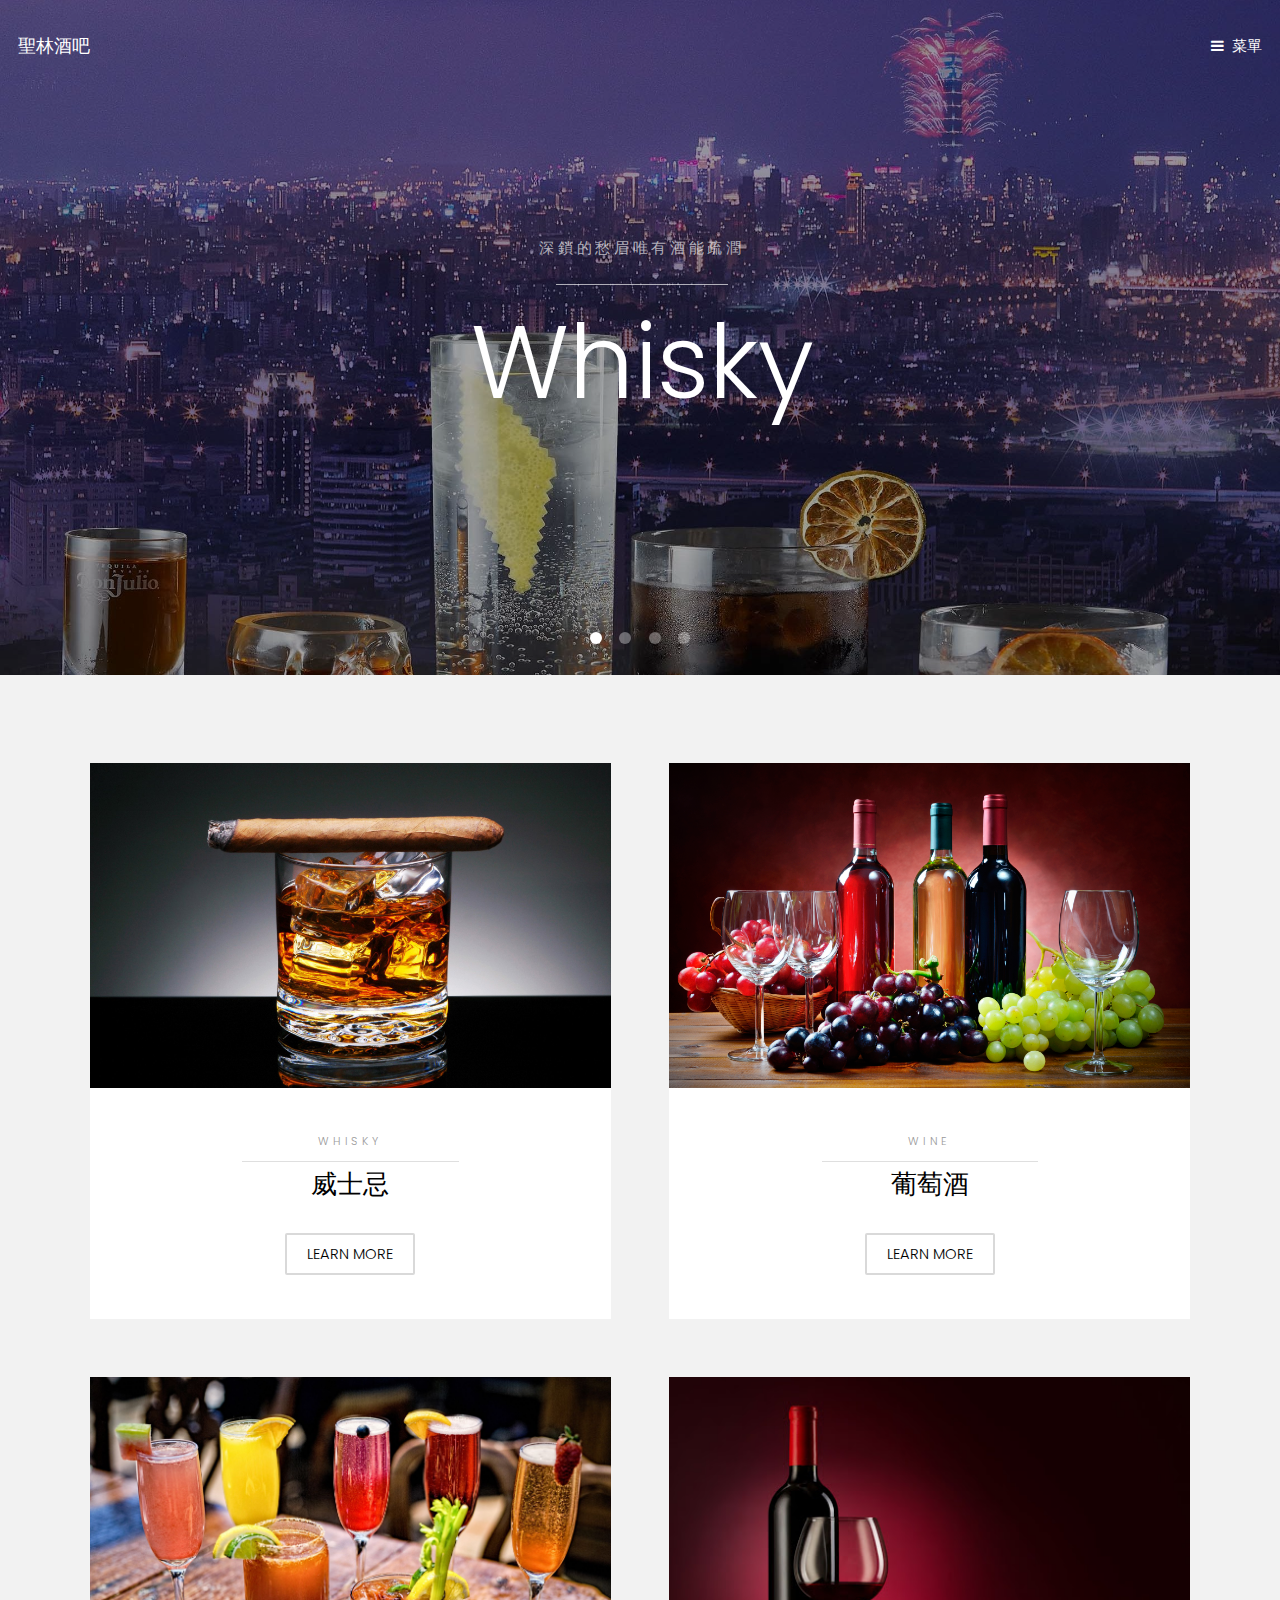
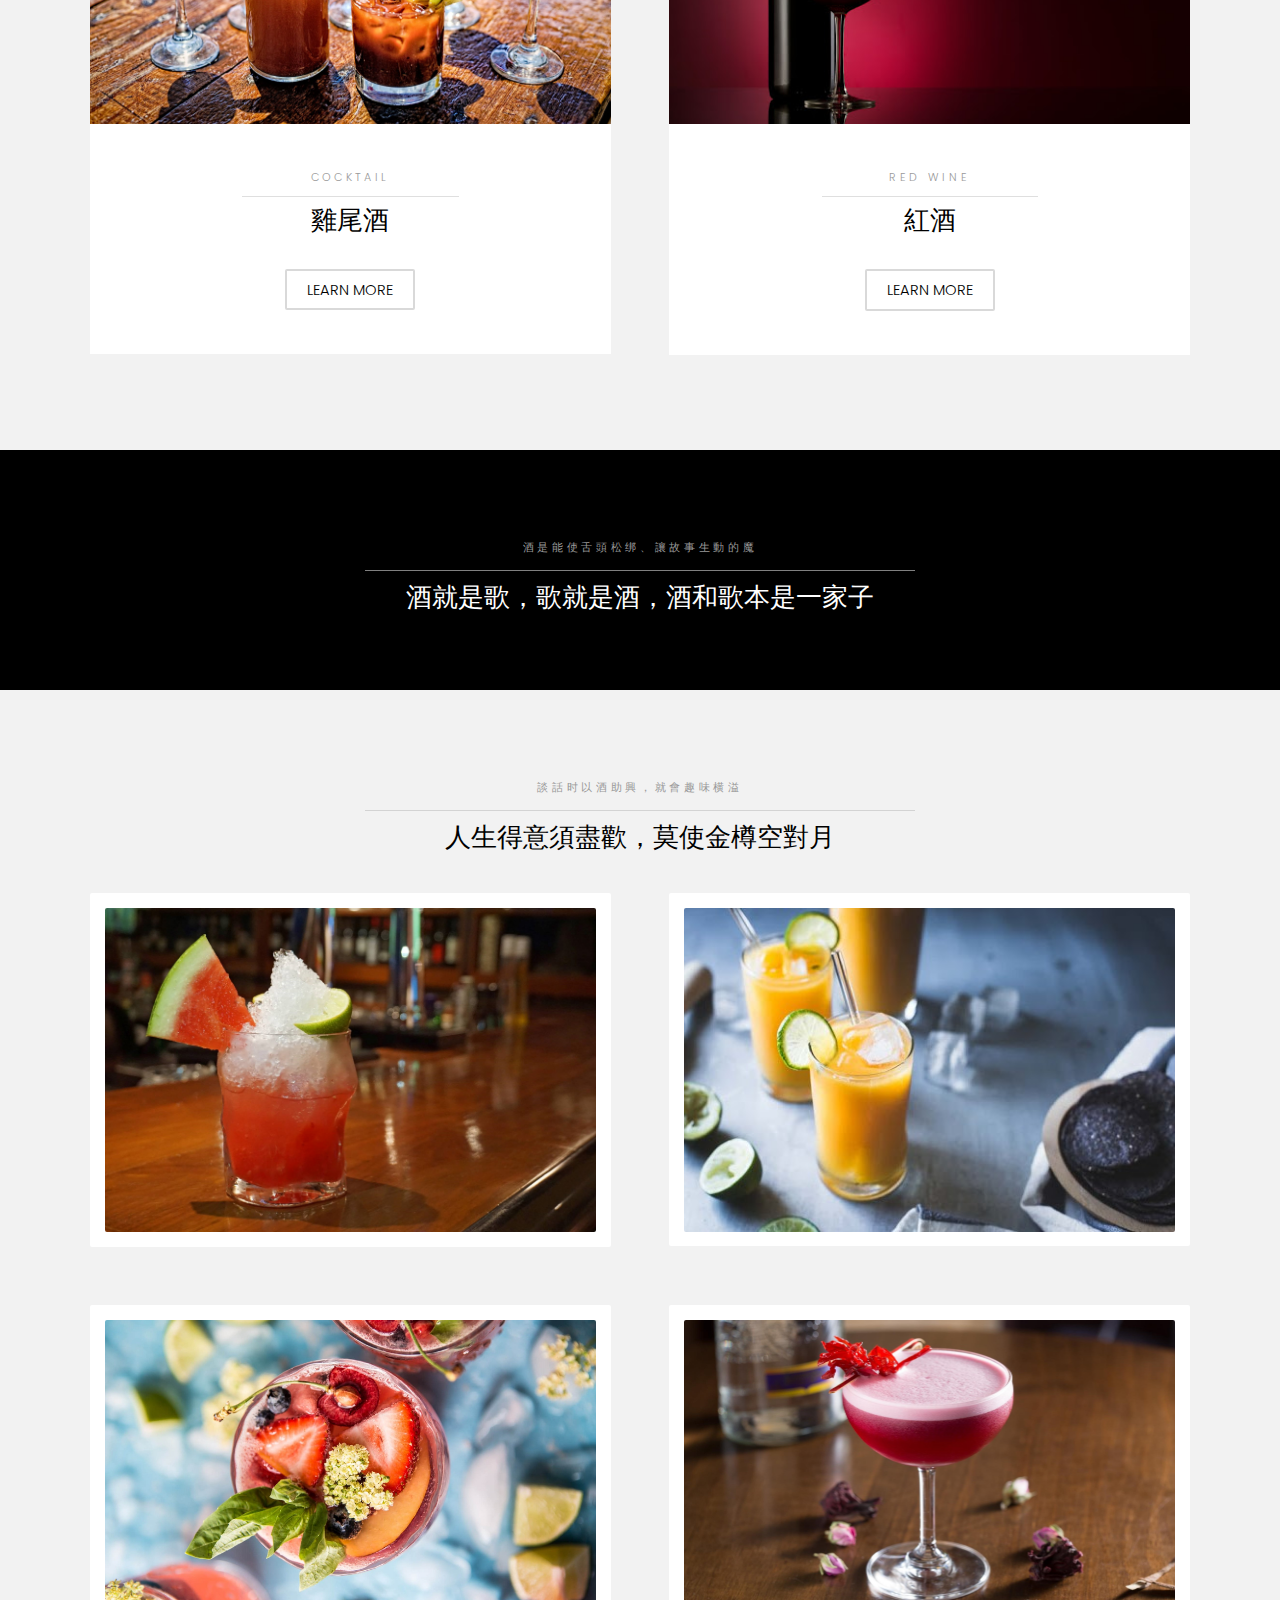
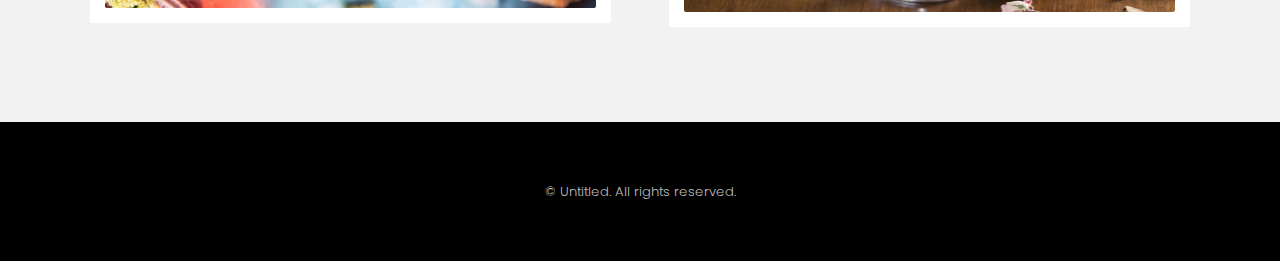
<file: index.html>
<html>
	<head>
		<title>聖林酒吧</title>
		<meta charset="utf-8" />
		<meta name="viewport" content="width=device-width, initial-scale=1" />
		<link rel="stylesheet" href="assets/css/main.css" />
	</head>
	<body>

		<!-- Header -->
			<header id="header" class="alt">
				<div class="logo"><a href="index.html">聖林酒吧 </a></div>
				<a href="#menu">菜單</a>
			</header>

		<!-- Nav -->
			<nav id="menu">
				<ul class="links">
					<li><a href="index.html">首頁</a></li>
					<li><a href="Whisky.html">威士忌</a></li>
					<li><a href="wine.html">葡萄酒</a></li>
					<li><a href="Cocktail.html">雞尾酒</a></li>
					<li><a href="Red wine.html">紅酒</a></li>
					<li><a href="drink1.html">西瓜沙瓦</a></li>
					<li><a href="drink2.html">清脆芒果飲</a></li>
					<li><a href="drink3.html">桑格莉亞</a></li>
					<li><a href="drink4.html">玫瑰紅氣酒</a></li>
				</ul>
			</nav>

		<!-- Banner -->
			<section class="banner full">
				<article>
					<img src="images/slide01.jpg" alt="" />
					<div class="inner">
						<header>
							<p>深鎖的愁眉唯有酒能疏潤 </p>
							<h2>Whisky</h2>
						</header>
					</div>
				</article>
				<article>
					<img src="images/slide02.jpg" alt="" />
					<div class="inner">
						<header>
							<p>我用葡萄干酿酒，所以我毋需久等</p>
							<h2>wine</h2>
						</header>
					</div>
				</article>
				<article>
					<img src="images/slide03.jpg"  alt="" />
					<div class="inner">
						<header>
							<p>抿一口酒，品嚐人類歷史長河中的一滴甘露</p>
							<h2>Cocktail</h2>
						</header>
					</div>
				</article>
				<article>
					<img src="images/slide04.jpg"  alt="" />
					<div class="inner">
						<header>
							<p>酒能把各種各樣的人聚集到一塊</p>
							<h2>Red wine</h2>
						</header>
					</div>
				</article>
				
			</section>

		<!-- One -->
			<section id="one" class="wrapper style2">
				<div class="inner">
					<div class="grid-style">

						<div>
							<div class="box">
								<div class="image fit">
									<img src="images/pic011.jpg" alt="" />
								</div>
								<div class="content">
									<header class="align-center">
										<p>Whisky</p>
										<h2>威士忌</h2>
									</header>
									<footer class="align-center">
										<a href="Whisky.html" class="button alt">Learn More</a>
									</footer>
								</div>
							</div>
						</div>

						<div>
							<div class="box">
								<div class="image fit">
									<img src="images/pic021.jpg" alt="" />
								</div>
								<div class="content">
									<header class="align-center">
										<p>wine</p>
										<h2>葡萄酒</h2>
									</header>
									<footer class="align-center">
										<a href="wine.html" class="button alt">Learn More</a>
									</footer>
								</div>
							</div>
						</div>

						<div>
							<div class="box">
								<div class="image fit">
									<img src="images/pic031.jpg" alt="" />
								</div>
								<div class="content">
									<header class="align-center">
										<p>Cocktail</p>
										<h2>雞尾酒</h2>
									</header>
									<footer class="align-center">
										<a href="Cocktail.html" class="button alt">Learn More</a>
									</footer>
								</div>
							</div>
						</div>

						<div>
							<div class="box">
								<div class="image fit">
									<img src="images/pic041.jpg" alt="" />
								</div>
								<div class="content">
									<header class="align-center">
										<p>Red wine</p>
										<h2>紅酒</h2>
									</header>
									<footer class="align-center">
										<a href="Red wine.html" class="button alt">Learn More</a>
									</footer>
								</div>
							</div>
						</div>

					</div>
				</div>
			</section>

		<!-- Two -->
			<section id="two" class="wrapper style3">
				<div class="inner">
					<header class="align-center">
						<p>酒是能使舌頭松绑、讓故事生動的魔</p>
						<h2>酒就是歌，歌就是酒，酒和歌本是一家子</h2>
					</header>
				</div>
			</section>

		<!-- Three -->
			<section id="three" class="wrapper style2">
				<div class="inner">
					<header class="align-center">
						<p class="special">談話时以酒助興，就會趣味横溢</p>
						<h2>人生得意須盡歡，莫使金樽空對月</h2>
					</header>
					<div class="gallery">
						<div>
							<div class="image fit">
								<a href="drink1.html"><img src="images/pic01.jpg" alt="" /></a>
							</div>
						</div>
						<div>
							<div class="image fit">
								<a href="drink2.html"><img src="images/pic02.jpg" alt="" /></a>
							</div>
						</div>
						<div>
							<div class="image fit">
								<a href="drink3.html"><img src="images/pic03.jpg" alt="" /></a>
							</div>
						</div>
						<div>
							<div class="image fit">
								<a href="drink4.html"><img src="images/pic04.jpg" alt="" /></a>
							</div>
						</div>
					</div>
				</div>
			</section>


		<!-- Footer -->
			<footer id="footer">
				
				<div class="copyright">
					&copy; Untitled. All rights reserved.
				</div>
			</footer>

		<!-- Scripts -->
			<script src="assets/js/jquery.min.js"></script>
			<script src="assets/js/jquery.scrollex.min.js"></script>
			<script src="assets/js/skel.min.js"></script>
			<script src="assets/js/util.js"></script>
			<script src="assets/js/main.js"></script>

	</body>
</html>
</file>
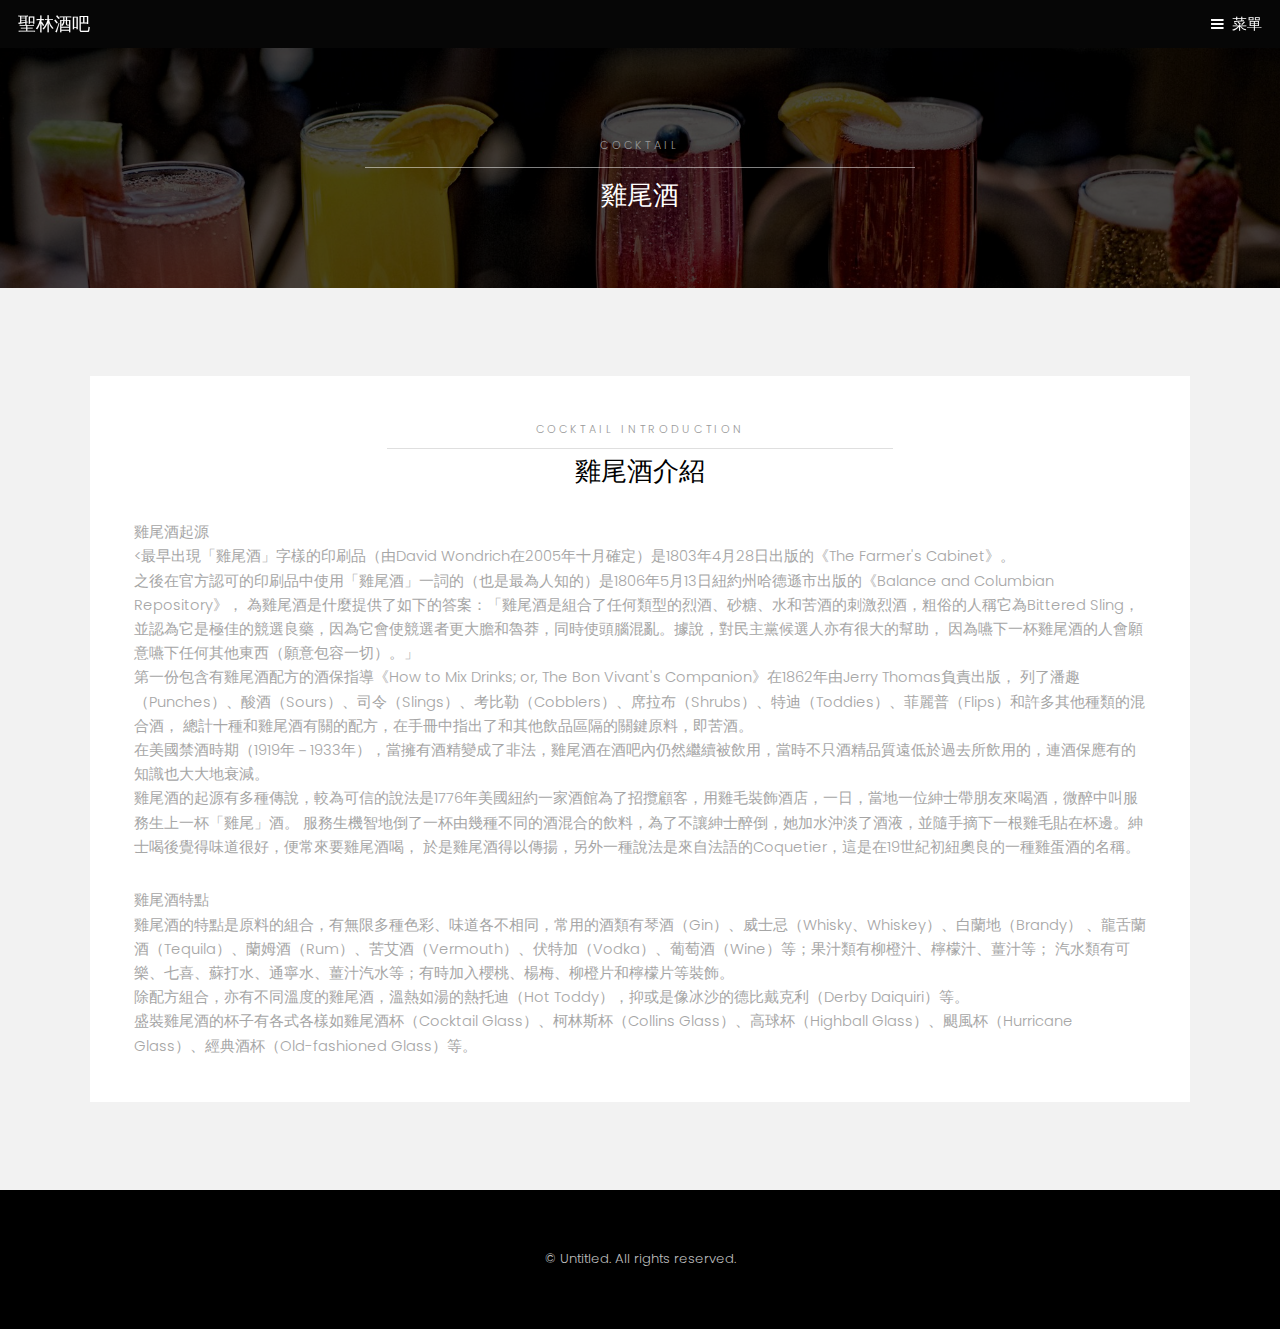
<file: Cocktail.html>
<html>
	<head>
		<title>聖林酒吧</title>
		<meta charset="utf-8" />
		<meta name="viewport" content="width=device-width, initial-scale=1" />
		<link rel="stylesheet" href="assets/css/main.css" />
	</head>
	<body class="subpage">

		<!-- Header -->
			<header id="header">
				<div class="logo"><a href="index.html">聖林酒吧</span></a></div>
				<a href="#menu">菜單</a>
			</header>

		<!-- Nav -->
			<nav id="menu">
				<ul class="links">
					<li><a href="index.html">首頁</a></li>
					<li><a href="Whisky.html">威士忌</a></li>
					<li><a href="wine.html">葡萄酒</a></li>
					<li><a href="Cocktail.html">雞尾酒</a></li>
					<li><a href="Red wine.html">紅酒</a></li>
					<li><a href="drink1.html">西瓜沙瓦</a></li>
					<li><a href="drink2.html">清脆芒果飲</a></li>
					<li><a href="drink3.html">桑格莉亞</a></li>
					<li><a href="drink4.html">玫瑰紅氣酒</a></li>
				</ul>
			</nav>

		<!-- One -->
			<section id="One" class="wrapper style3">
				<div class="inner">
					<header class="align-center">
						<p>Cocktail</p>
						<h2>雞尾酒</h2>
					</header>
				</div>
			</section>

		<!-- Two -->
			<section id="two" class="wrapper style2">
				<div class="inner">
					<div class="box">
						<div class="content">
							<header class="align-center">
								<p>Cocktail introduction</p>
								<h2>雞尾酒介紹</h2>
							</header>
							<p>雞尾酒起源
							   <br>
                                                                   <最早出現「雞尾酒」字樣的印刷品（由David Wondrich在2005年十月確定）是1803年4月28日出版的《The Farmer's Cabinet》。
                                                               <br>之後在官方認可的印刷品中使用「雞尾酒」一詞的（也是最為人知的）是1806年5月13日紐約州哈德遜市出版的《Balance and Columbian Repository》，
                                                                   為雞尾酒是什麼提供了如下的答案：「雞尾酒是組合了任何類型的烈酒、砂糖、水和苦酒的刺激烈酒，粗俗的人稱它為Bittered Sling，
                                                                   並認為它是極佳的競選良藥，因為它會使競選者更大膽和魯莽，同時使頭腦混亂。據說，對民主黨候選人亦有很大的幫助，
                                                                   因為嚥下一杯雞尾酒的人會願意嚥下任何其他東西（願意包容一切）。」
                                                               <br>第一份包含有雞尾酒配方的酒保指導《How to Mix Drinks; or, The Bon Vivant's Companion》在1862年由Jerry Thomas負責出版，
                                                                   列了潘趣（Punches）、酸酒（Sours）、司令（Slings）、考比勒（Cobblers）、席拉布（Shrubs）、特迪（Toddies）、菲麗普（Flips）和許多其他種類的混合酒，
                                                                   總計十種和雞尾酒有關的配方，在手冊中指出了和其他飲品區隔的關鍵原料，即苦酒。
                                                               <br>在美國禁酒時期（1919年－1933年），當擁有酒精變成了非法，雞尾酒在酒吧內仍然繼續被飲用，當時不只酒精品質遠低於過去所飲用的，連酒保應有的知識也大大地衰減。
                                                               <br>雞尾酒的起源有多種傳說，較為可信的說法是1776年美國紐約一家酒館為了招攬顧客，用雞毛裝飾酒店，一日，當地一位紳士帶朋友來喝酒，微醉中叫服務生上一杯「雞尾」酒。
                                                                   服務生機智地倒了一杯由幾種不同的酒混合的飲料，為了不讓紳士醉倒，她加水沖淡了酒液，並隨手摘下一根雞毛貼在杯邊。紳士喝後覺得味道很好，便常來要雞尾酒喝，
                                                                   於是雞尾酒得以傳揚，另外一種說法是來自法語的Coquetier，這是在19世紀初紐奧良的一種雞蛋酒的名稱。
                                                           </br>
							</p>

							<p>雞尾酒特點
							   <br>
                                                                    雞尾酒的特點是原料的組合，有無限多種色彩、味道各不相同，常用的酒類有琴酒（Gin）、威士忌（Whisky、Whiskey）、白蘭地（Brandy）
                                                                   、龍舌蘭酒（Tequila）、蘭姆酒（Rum）、苦艾酒（Vermouth）、伏特加（Vodka）、葡萄酒（Wine）等；果汁類有柳橙汁、檸檬汁、薑汁等；
                                                                    汽水類有可樂、七喜、蘇打水、通寧水、薑汁汽水等；有時加入櫻桃、楊梅、柳橙片和檸檬片等裝飾。
                                                                <br>除配方組合，亦有不同溫度的雞尾酒，溫熱如湯的熱托迪（Hot Toddy），抑或是像冰沙的德比戴克利（Derby Daiquiri）等。
                                                                <br>盛裝雞尾酒的杯子有各式各樣如雞尾酒杯（Cocktail Glass）、柯林斯杯（Collins Glass）、高球杯（Highball Glass）、颶風杯（Hurricane Glass）、經典酒杯（Old-fashioned Glass）等。
                                                           </br>
							</p>

						</div>
					</div>
				</div>
			</section>

		<!-- Footer -->
			<footer id="footer">
				
				<div class="copyright">
					&copy; Untitled. All rights reserved.
				</div>
			</footer>

		<!-- Scripts -->
			<script src="assets/js/jquery.min.js"></script>
			<script src="assets/js/jquery.scrollex.min.js"></script>
			<script src="assets/js/skel.min.js"></script>
			<script src="assets/js/util.js"></script>
			<script src="assets/js/main.js"></script>

	</body>
</html>
</file>
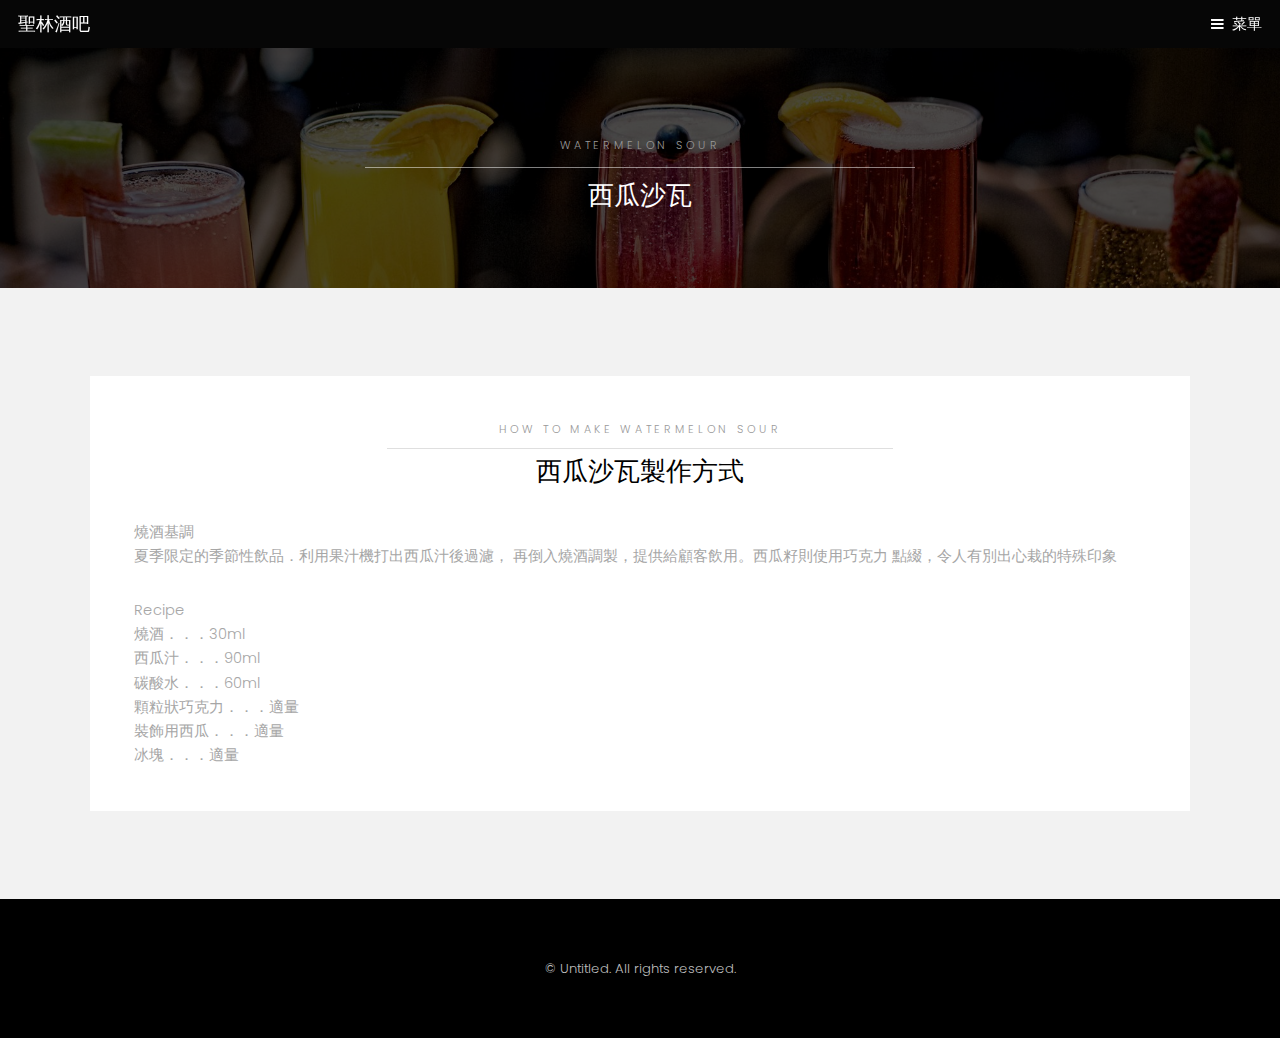
<file: drink1.html>
<html>
	<head>
		<title>聖林酒吧</title>
		<meta charset="utf-8" />
		<meta name="viewport" content="width=device-width, initial-scale=1" />
		<link rel="stylesheet" href="assets/css/main.css" />
	</head>
	<body class="subpage">

		<!-- Header -->
			<header id="header">
				<div class="logo"><a href="index.html">聖林酒吧</span></a></div>
				<a href="#menu">菜單</a>
			</header>

		<!-- Nav -->
			<nav id="menu">
				<ul class="links">
					<li><a href="index.html">首頁</a></li>
					<li><a href="Whisky.html">威士忌</a></li>
					<li><a href="wine.html">葡萄酒</a></li>
					<li><a href="Cocktail.html">雞尾酒</a></li>
					<li><a href="Red wine.html">紅酒</a></li>
					<li><a href="drink1.html">西瓜沙瓦</a></li>
					<li><a href="drink2.html">清脆芒果飲</a></li>
					<li><a href="drink3.html">桑格莉亞</a></li>
					<li><a href="drink4.html">玫瑰紅氣酒</a></li>
				</ul>
			</nav>

		<!-- One -->
			<section id="One" class="wrapper style3">
				<div class="inner">
					<header class="align-center">
						<p>Watermelon Sour</p>
						<h2>西瓜沙瓦</h2>
					</header>
				</div>
			</section>

		<!-- Two -->
			<section id="two" class="wrapper style2">
				<div class="inner">
					<div class="box">
						<div class="content">
							<header class="align-center">
								<p>How to make watermelon sour</p>
								<h2>西瓜沙瓦製作方式</h2>
							</header>
							<p>燒酒基調
							   <br>夏季限定的季節性飲品．利用果汁機打出西瓜汁後過濾，
							       再倒入燒酒調製，提供給顧客飲用。西瓜籽則使用巧克力
							       點綴，令人有別出心栽的特殊印象
							   </br>
							</p>

							<p>Recipe
							   <br>燒酒．．．30ml
							   <br>西瓜汁．．．90ml
							   <br>碳酸水．．．60ml
							   <br>顆粒狀巧克力．．．適量
							   <br>裝飾用西瓜．．．適量
							   <br>冰塊．．．適量
							</p>

						</div>
					</div>
				</div>
			</section>

		<!-- Footer -->
			<footer id="footer">
				
				<div class="copyright">
					&copy; Untitled. All rights reserved.
				</div>
			</footer>

		<!-- Scripts -->
			<script src="assets/js/jquery.min.js"></script>
			<script src="assets/js/jquery.scrollex.min.js"></script>
			<script src="assets/js/skel.min.js"></script>
			<script src="assets/js/util.js"></script>
			<script src="assets/js/main.js"></script>

	</body>
</html>
</file>
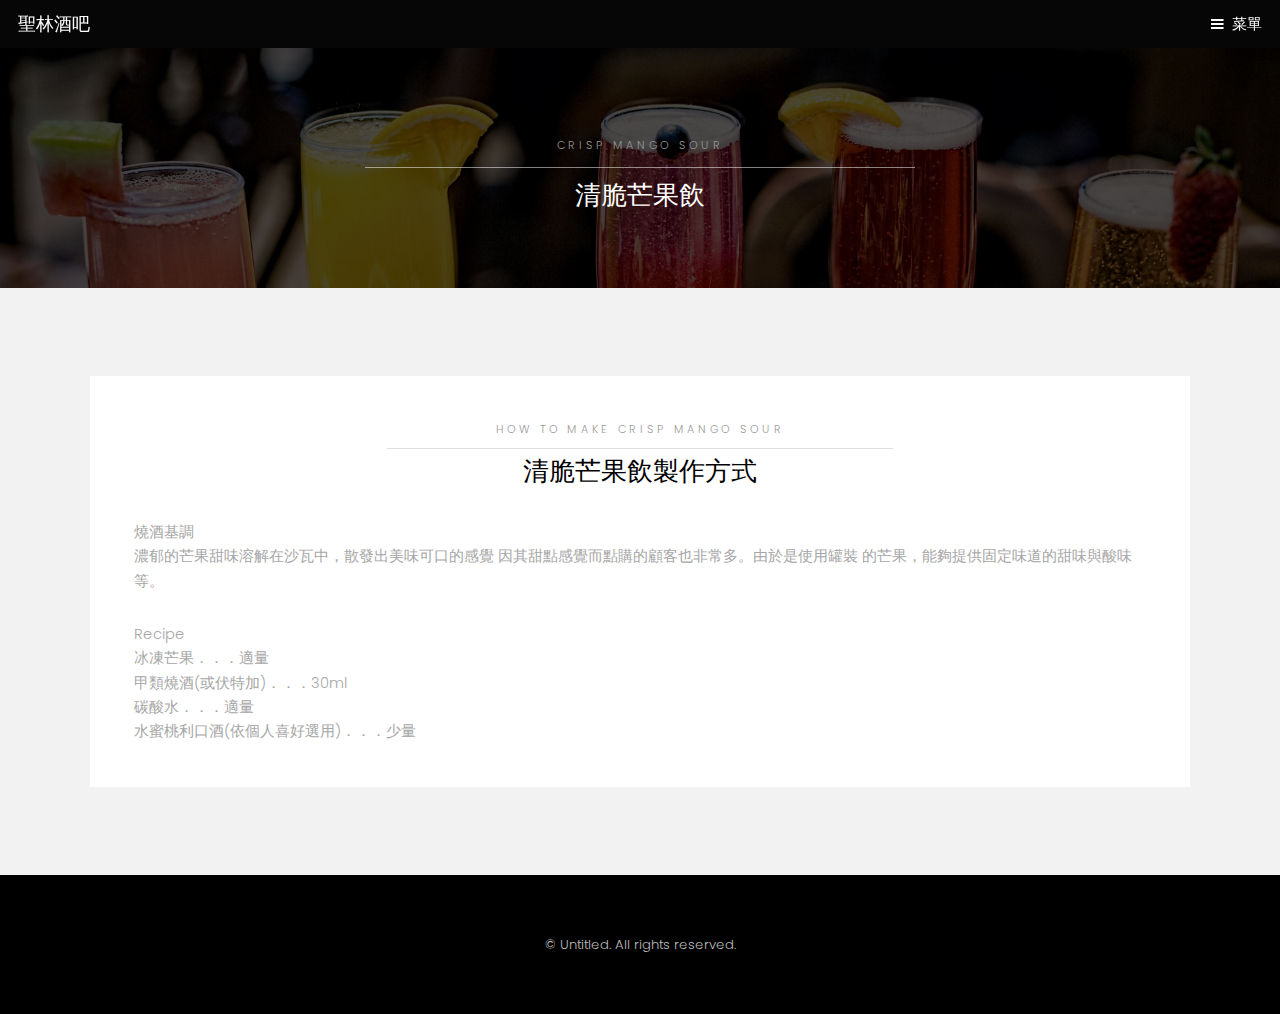
<file: drink2.html>
<html>
	<head>
		<title>聖林酒吧</title>
		<meta charset="utf-8" />
		<meta name="viewport" content="width=device-width, initial-scale=1" />
		<link rel="stylesheet" href="assets/css/main.css" />
	</head>
	<body class="subpage">

		<!-- Header -->
			<header id="header">
				<div class="logo"><a href="index.html">聖林酒吧</span></a></div>
				<a href="#menu">菜單</a>
			</header>

		<!-- Nav -->
			<nav id="menu">
				<ul class="links">
					<li><a href="index.html">首頁</a></li>
					<li><a href="Whisky.html">威士忌</a></li>
					<li><a href="wine.html">葡萄酒</a></li>
					<li><a href="Cocktail.html">雞尾酒</a></li>
					<li><a href="Red wine.html">紅酒</a></li>
					<li><a href="drink1.html">西瓜沙瓦</a></li>
					<li><a href="drink2.html">清脆芒果飲</a></li>
					<li><a href="drink3.html">桑格莉亞</a></li>
					<li><a href="drink4.html">玫瑰紅氣酒</a></li>
				</ul>
			</nav>

		<!-- One -->
			<section id="One" class="wrapper style3">
				<div class="inner">
					<header class="align-center">
						<p>Crisp mango sour</p>
						<h2>清脆芒果飲</h2>
					</header>
				</div>
			</section>

		<!-- Two -->
			<section id="two" class="wrapper style2">
				<div class="inner">
					<div class="box">
						<div class="content">
							<header class="align-center">
								<p>How to make Crisp mango sour</p>
								<h2>清脆芒果飲製作方式</h2>
							</header>
							<p>燒酒基調
                                                           <br>濃郁的芒果甜味溶解在沙瓦中，散發出美味可口的感覺
							       因其甜點感覺而點購的顧客也非常多。由於是使用罐裝
							       的芒果，能夠提供固定味道的甜味與酸味等。
							   </br>
							</p>

							<p>Recipe
							   <br>冰凍芒果．．．適量
							   <br>甲類燒酒(或伏特加)．．．30ml
							   <br>碳酸水．．．適量
							   <br>水蜜桃利口酒(依個人喜好選用)．．．少量
							</p>

						</div>
					</div>
				</div>
			</section>

		<!-- Footer -->
			<footer id="footer">
				
				<div class="copyright">
					&copy; Untitled. All rights reserved.
				</div>
			</footer>

		<!-- Scripts -->
			<script src="assets/js/jquery.min.js"></script>
			<script src="assets/js/jquery.scrollex.min.js"></script>
			<script src="assets/js/skel.min.js"></script>
			<script src="assets/js/util.js"></script>
			<script src="assets/js/main.js"></script>

	</body>
</html>
</file>
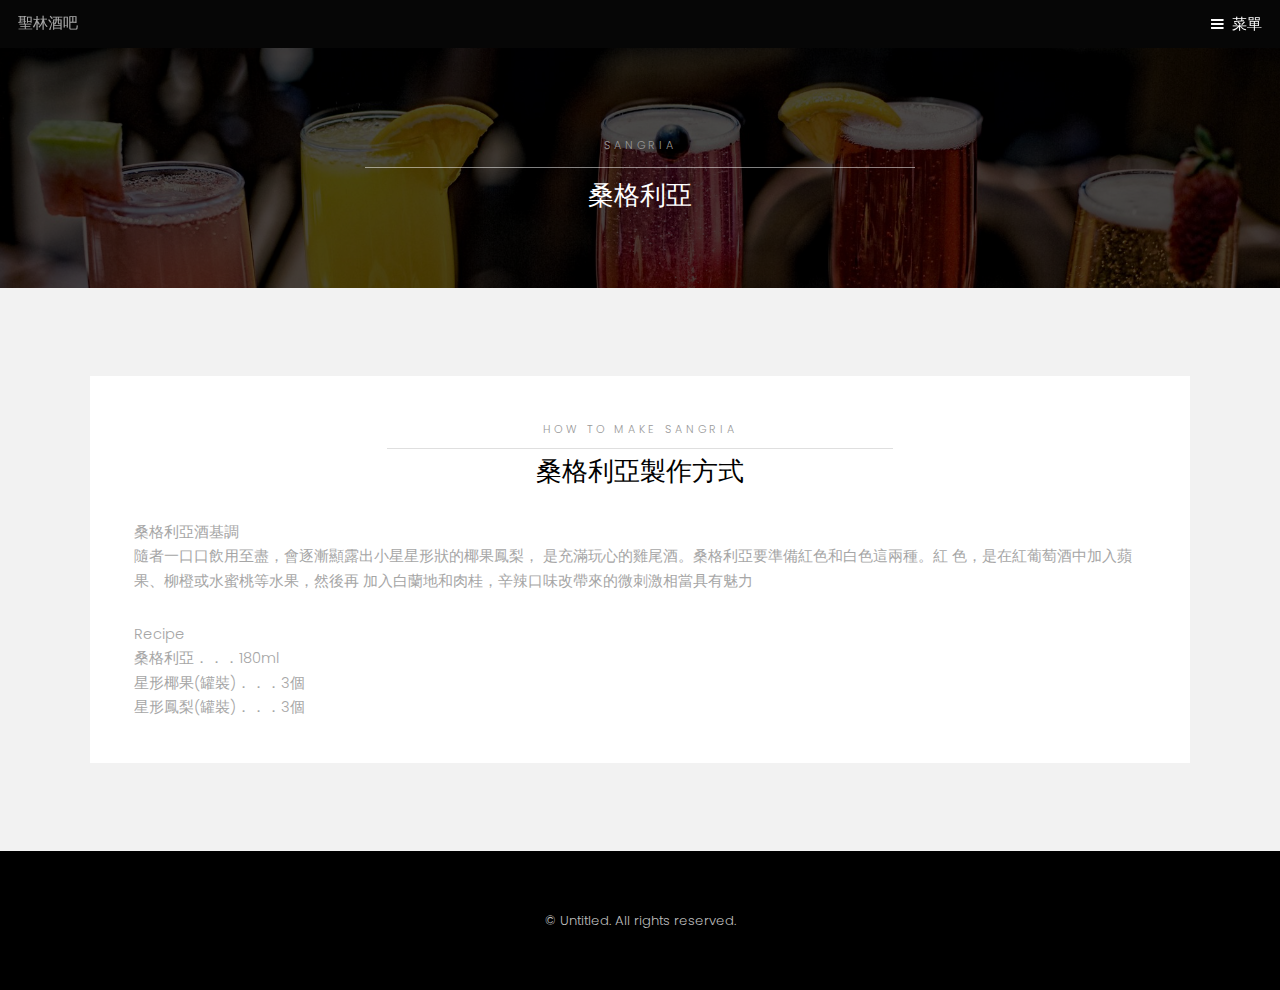
<file: drink3.html>
<html>
	<head>
		<title>聖林酒吧</title>
		<meta charset="utf-8" />
		<meta name="viewport" content="width=device-width, initial-scale=1" />
		<link rel="stylesheet" href="assets/css/main.css" />
	</head>
	<body class="subpage">

		<!-- Header -->
			<header id="header">
				<div class="logo"><a href="index.html"> <span>聖林酒吧</span></a></div>
				<a href="#menu">菜單</a>
			</header>

		<!-- Nav -->
			<nav id="menu">
				<ul class="links">
					<li><a href="index.html">首頁</a></li>
					<li><a href="Whisky.html">威士忌</a></li>
					<li><a href="wine.html">葡萄酒</a></li>
					<li><a href="Cocktail.html">雞尾酒</a></li>
					<li><a href="Red wine.html">紅酒</a></li>
					<li><a href="drink1.html">西瓜沙瓦</a></li>
					<li><a href="drink2.html">清脆芒果飲</a></li>
					<li><a href="drink3.html">桑格莉亞</a></li>
					<li><a href="drink4.html">玫瑰紅氣酒</a></li>
				</ul>
			</nav>

		<!-- One -->
			<section id="One" class="wrapper style3">
				<div class="inner">
					<header class="align-center">
						<p>Sangria</p>
						<h2>桑格利亞</h2>
					</header>
				</div>
			</section>

		<!-- Two -->
			<section id="two" class="wrapper style2">
				<div class="inner">
					<div class="box">
						<div class="content">
							<header class="align-center">
								<p>How to make Sangria</p>
								<h2>桑格利亞製作方式</h2>
							</header>
							<p>桑格利亞酒基調
							   <br>隨者一口口飲用至盡，會逐漸顯露出小星星形狀的椰果鳳梨，
							       是充滿玩心的雞尾酒。桑格利亞要準備紅色和白色這兩種。紅
							       色，是在紅葡萄酒中加入蘋果、柳橙或水蜜桃等水果，然後再
							       加入白蘭地和肉桂，辛辣口味改帶來的微刺激相當具有魅力
							   </br>
							</p>

							<p>Recipe
							   <br>桑格利亞．．．180ml
							   <br>星形椰果(罐裝)．．．3個
							   <br>星形鳳梨(罐裝)．．．3個
							</p>

						</div>
					</div>
				</div>
			</section>

		<!-- Footer -->
			<footer id="footer">
				
				<div class="copyright">
					&copy; Untitled. All rights reserved.
				</div>
			</footer>

		<!-- Scripts -->
			<script src="assets/js/jquery.min.js"></script>
			<script src="assets/js/jquery.scrollex.min.js"></script>
			<script src="assets/js/skel.min.js"></script>
			<script src="assets/js/util.js"></script>
			<script src="assets/js/main.js"></script>

	</body>
</html>
</file>
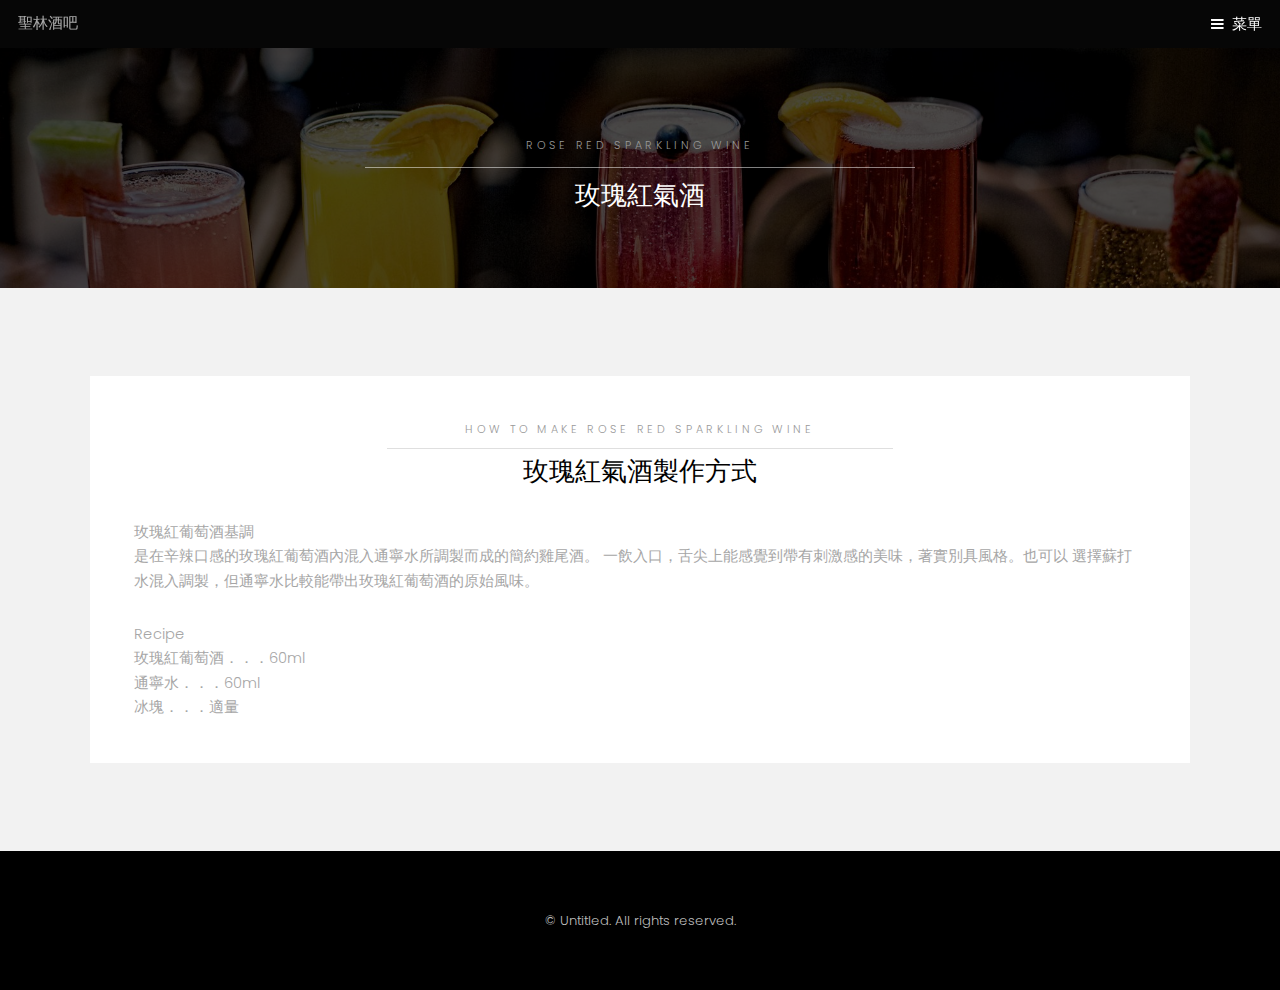
<file: drink4.html>
<html>
	<head>
		<title>聖林酒吧</title>
		<meta charset="utf-8" />
		<meta name="viewport" content="width=device-width, initial-scale=1" />
		<link rel="stylesheet" href="assets/css/main.css" />
	</head>
	<body class="subpage">

		<!-- Header -->
			<header id="header">
				<div class="logo"><a href="index.html"> <span>聖林酒吧</span></a></div>
				<a href="#menu">菜單</a>
			</header>

		<!-- Nav -->
			<nav id="menu">
				<ul class="links">
					<li><a href="index.html">首頁</a></li>
					<li><a href="Whisky.html">威士忌</a></li>
					<li><a href="wine.html">葡萄酒</a></li>
					<li><a href="Cocktail.html">雞尾酒</a></li>
					<li><a href="Red wine.html">紅酒</a></li>
					<li><a href="drink1.html">西瓜沙瓦</a></li>
					<li><a href="drink2.html">清脆芒果飲</a></li>
					<li><a href="drink3.html">桑格莉亞</a></li>
					<li><a href="drink4.html">玫瑰紅氣酒</a></li>
				</ul>
			</nav>

		<!-- One -->
			<section id="One" class="wrapper style3">
				<div class="inner">
					<header class="align-center">
						<p>Rose red sparkling wine</p>
						<h2>玫瑰紅氣酒</h2>
					</header>
				</div>
			</section>

		<!-- Two -->
			<section id="two" class="wrapper style2">
				<div class="inner">
					<div class="box">
						<div class="content">
							<header class="align-center">
								<p>How to make Rose red sparkling wine</p>
								<h2>玫瑰紅氣酒製作方式</h2>
							</header>
							<p>玫瑰紅葡萄酒基調
							   <br>是在辛辣口感的玫瑰紅葡萄酒內混入通寧水所調製而成的簡約雞尾酒。
							       一飲入口，舌尖上能感覺到帶有刺激感的美味，著實別具風格。也可以
      							       選擇蘇打水混入調製，但通寧水比較能帶出玫瑰紅葡萄酒的原始風味。
							   </br>
							</p>
		
							<p>Recipe
							   <br>玫瑰紅葡萄酒．．．60ml
							   <br>通寧水．．．60ml
							   <br>冰塊．．．適量
							</p>

						</div>
					</div>
				</div>
			</section>

		<!-- Footer -->
			<footer id="footer">
				
				<div class="copyright">
					&copy; Untitled. All rights reserved.
				</div>
			</footer>

		<!-- Scripts -->
			<script src="assets/js/jquery.min.js"></script>
			<script src="assets/js/jquery.scrollex.min.js"></script>
			<script src="assets/js/skel.min.js"></script>
			<script src="assets/js/util.js"></script>
			<script src="assets/js/main.js"></script>

	</body>
</html>
</file>
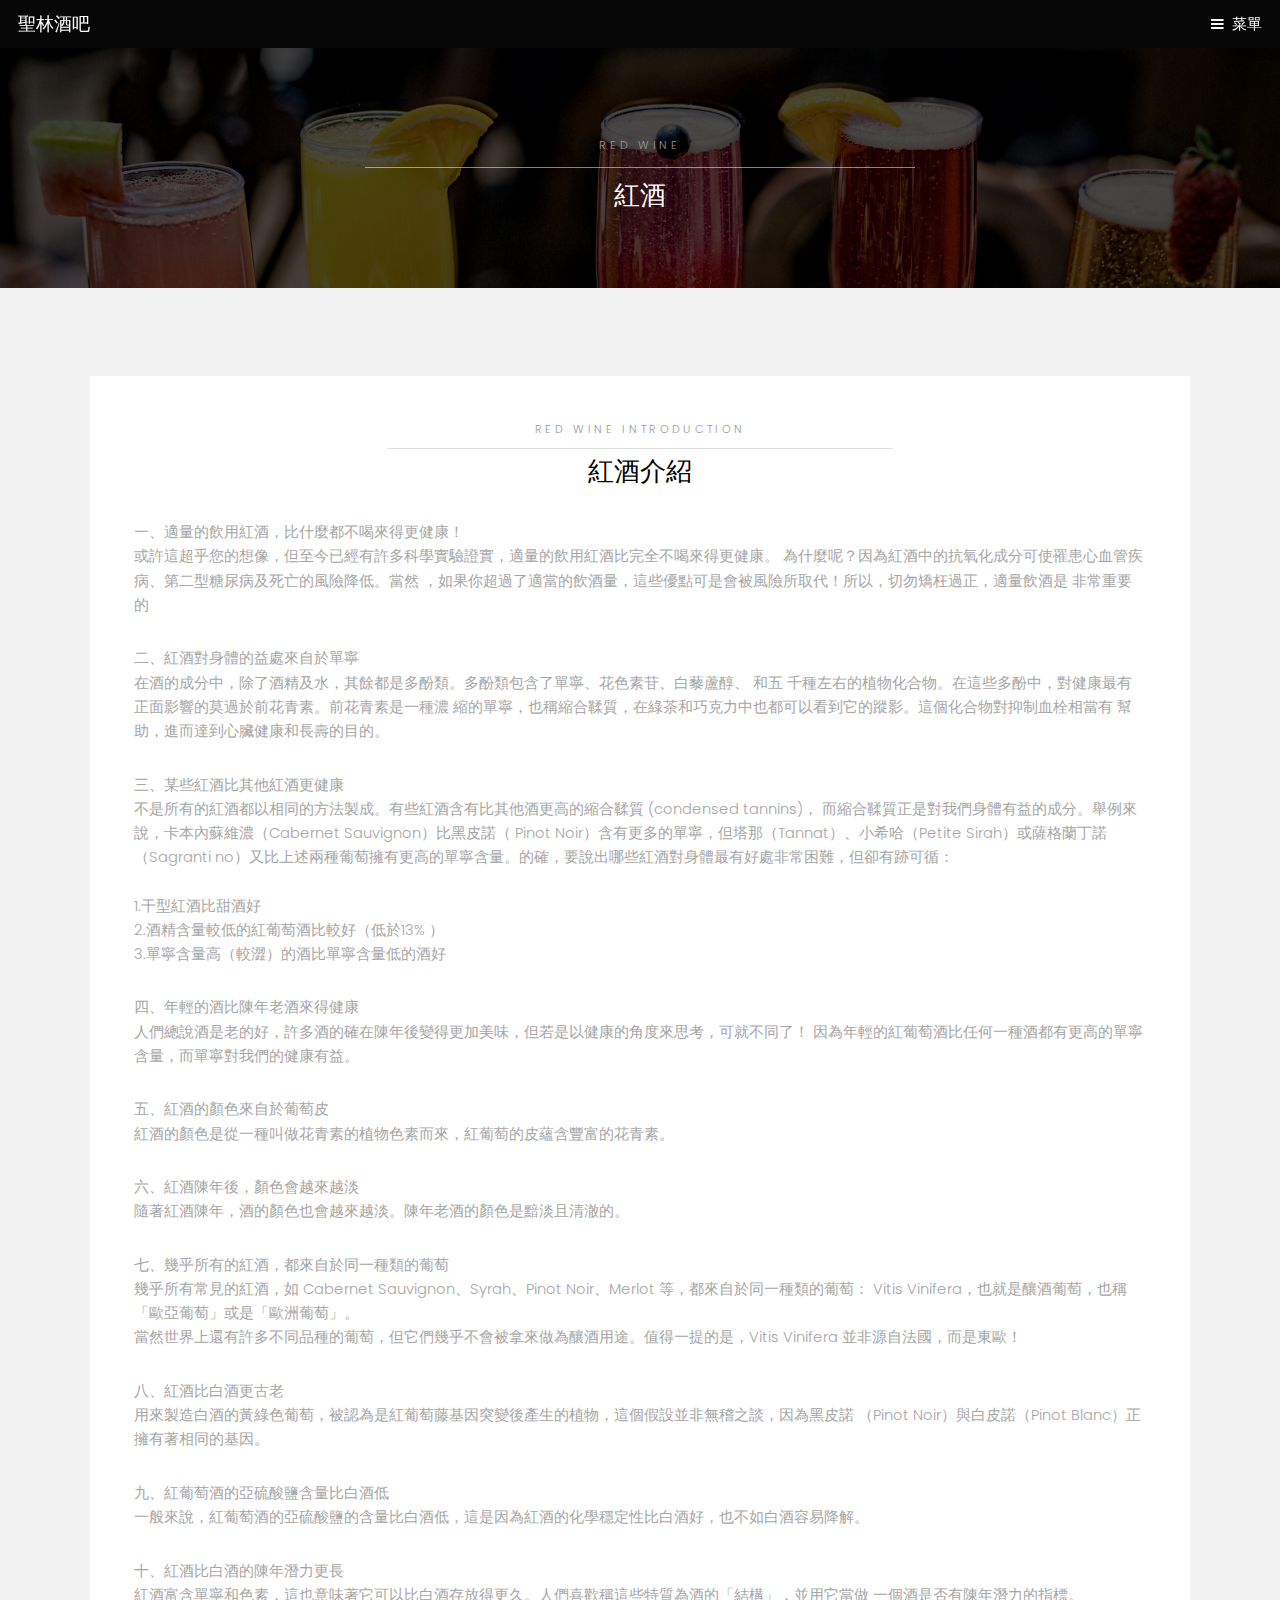
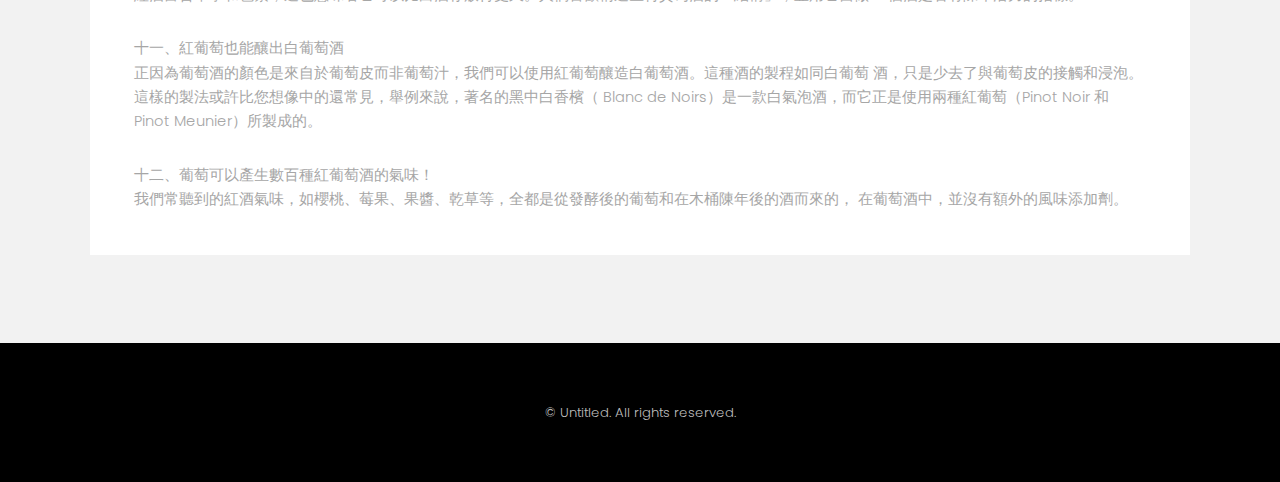
<file: Red wine.html>
<html>
	<head>
		<title>聖林酒吧</title>
		<meta charset="utf-8" />
		<meta name="viewport" content="width=device-width, initial-scale=1" />
		<link rel="stylesheet" href="assets/css/main.css" />
	</head>
	<body class="subpage">

		<!-- Header -->
			<header id="header">
				<div class="logo"><a href="index.html">聖林酒吧</span></a></div>
				<a href="#menu">菜單</a>
			</header>

		<!-- Nav -->
			<nav id="menu">
				<ul class="links">
					<li><a href="index.html">首頁</a></li>
					<li><a href="Whisky.html">威士忌</a></li>
					<li><a href="wine.html">葡萄酒</a></li>
					<li><a href="Cocktail.html">雞尾酒</a></li>
					<li><a href="Red wine.html">紅酒</a></li>
					<li><a href="drink1.html">西瓜沙瓦</a></li>
					<li><a href="drink2.html">清脆芒果飲</a></li>
					<li><a href="drink3.html">桑格莉亞</a></li>
					<li><a href="drink4.html">玫瑰紅氣酒</a></li>
				</ul>
			</nav>

		<!-- One -->
			<section id="One" class="wrapper style3">
				<div class="inner">
					<header class="align-center">
						<p>Red wine</p>
						<h2>紅酒</h2>
					</header>
				</div>
			</section>

		<!-- Two -->
			<section id="two" class="wrapper style2">
				<div class="inner">
					<div class="box">
						<div class="content">
							<header class="align-center">
								<p>Red wine introduction</p>
								<h2>紅酒介紹</h2>
							</header>
							<p>一、適量的飲用紅酒，比什麼都不喝來得更健康！
							   <br>或許這超乎您的想像，但至今已經有許多科學實驗證實，適量的飲用紅酒比完全不喝來得更健康。
                                                               為什麼呢？因為紅酒中的抗氧化成分可使罹患心血管疾病、第二型糖尿病及死亡的風險降低。當然
                                                               ，如果你超過了適當的飲酒量，這些優點可是會被風險所取代！所以，切勿矯枉過正，適量飲酒是
                                                               非常重要的
                                                          </br>
                                                        </p>

							<p>二、紅酒對身體的益處來自於單寧
                                                           <br>在酒的成分中，除了酒精及水，其餘都是多酚類。多酚類包含了單寧、花色素苷、白藜蘆醇、 和五
                                                               千種左右的植物化合物。在這些多酚中，對健康最有正面影響的莫過於前花青素。前花青素是一種濃
                                                               縮的單寧，也稱縮合鞣質，在綠茶和巧克力中也都可以看到它的蹤影。這個化合物對抑制血栓相當有
                                                               幫助，進而達到心臟健康和長壽的目的。
                                                          </br>
							</p>

							<p>三、某些紅酒比其他紅酒更健康
							   <br>不是所有的紅酒都以相同的方法製成。有些紅酒含有比其他酒更高的縮合鞣質 (condensed tannins)，
							       而縮合鞣質正是對我們身體有益的成分。舉例來說，卡本內蘇維濃（Cabernet Sauvignon）比黑皮諾（
                                                               Pinot Noir）含有更多的單寧，但塔那（Tannat）、小希哈（Petite Sirah）或薩格蘭丁諾（Sagranti
                                                               no）又比上述兩種葡萄擁有更高的單寧含量。的確，要說出哪些紅酒對身體最有好處非常困難，但卻有跡可循：
                                                           </br>
                                                           <br>1.干型紅酒比甜酒好
                                                           <br>2.酒精含量較低的紅葡萄酒比較好（低於13% ）
                                                           <br>3.單寧含量高（較澀）的酒比單寧含量低的酒好
                                                        </p>

							<p>四、年輕的酒比陳年老酒來得健康
                                                           <br>人們總說酒是老的好，許多酒的確在陳年後變得更加美味，但若是以健康的角度來思考，可就不同了！
                                                               因為年輕的紅葡萄酒比任何一種酒都有更高的單寧含量，而單寧對我們的健康有益。
                                                           </br>
                                                        </p>

                                                        <p>五、紅酒的顏色來自於葡萄皮
                                                           <br>紅酒的顏色是從一種叫做花青素的植物色素而來，紅葡萄的皮蘊含豐富的花青素。
                                                           </br>
                                                        </p>

                                                        <p> 六、紅酒陳年後，顏色會越來越淡
                                                           <br>隨著紅酒陳年，酒的顏色也會越來越淡。陳年老酒的顏色是黯淡且清澈的。
                                                           </br>
                                                        </p>

                                                        <p> 七、幾乎所有的紅酒，都來自於同一種類的葡萄
                                                           <br>幾乎所有常見的紅酒，如 Cabernet Sauvignon、Syrah、Pinot Noir、Merlot 等，都來自於同一種類的葡萄：
                                                               Vitis Vinifera，也就是釀酒葡萄，也稱「歐亞葡萄」或是「歐洲葡萄」。
                                                           <br>當然世界上還有許多不同品種的葡萄，但它們幾乎不會被拿來做為釀酒用途。值得一提的是，Vitis Vinifera 並非源自法國，而是東歐！
                                                           </br>
                                                        </p>

                                                        <p> 八、紅酒比白酒更古老
                                                           <br>用來製造白酒的黃綠色葡萄，被認為是紅葡萄藤基因突變後產生的植物，這個假設並非無稽之談，因為黑皮諾
                                                              （Pinot Noir）與白皮諾（Pinot Blanc）正擁有著相同的基因。
                                                           </br>
                                                        </p>

                                                        <p>九、紅葡萄酒的亞硫酸鹽含量比白酒低
                                                           <br>一般來說，紅葡萄酒的亞硫酸鹽的含量比白酒低，這是因為紅酒的化學穩定性比白酒好，也不如白酒容易降解。
                                                           </br>
                                                        </p>

                                                        <p> 十、紅酒比白酒的陳年潛力更長
                                                           <br>紅酒富含單寧和色素，這也意味著它可以比白酒存放得更久。人們喜歡稱這些特質為酒的「結構」，並用它當做
                                                               一個酒是否有陳年潛力的指標。
                                                           </br>
                                                        </p>

                                                        <p>十一、紅葡萄也能釀出白葡萄酒
                                                           <br>正因為葡萄酒的顏色是來自於葡萄皮而非葡萄汁，我們可以使用紅葡萄釀造白葡萄酒。這種酒的製程如同白葡萄
                                                               酒，只是少去了與葡萄皮的接觸和浸泡。這樣的製法或許比您想像中的還常見，舉例來說，著名的黑中白香檳（
                                                               Blanc de Noirs）是一款白氣泡酒，而它正是使用兩種紅葡萄（Pinot Noir 和 Pinot Meunier）所製成的。
                                                           </br>
                                                        </p>

                                                        <p> 十二、葡萄可以產生數百種紅葡萄酒的氣味！
                                                           <br>我們常聽到的紅酒氣味，如櫻桃、莓果、果醬、乾草等，全都是從發酵後的葡萄和在木桶陳年後的酒而來的，
                                                               在葡萄酒中，並沒有額外的風味添加劑。
                                                           </br>
                                                        </p>

						</div>
					</div>
				</div>
			</section>

		<!-- Footer -->
			<footer id="footer">
				
				<div class="copyright">
					&copy; Untitled. All rights reserved.
				</div>
			</footer>

		<!-- Scripts -->
			<script src="assets/js/jquery.min.js"></script>
			<script src="assets/js/jquery.scrollex.min.js"></script>
			<script src="assets/js/skel.min.js"></script>
			<script src="assets/js/util.js"></script>
			<script src="assets/js/main.js"></script>

	</body>
</html>
</file>
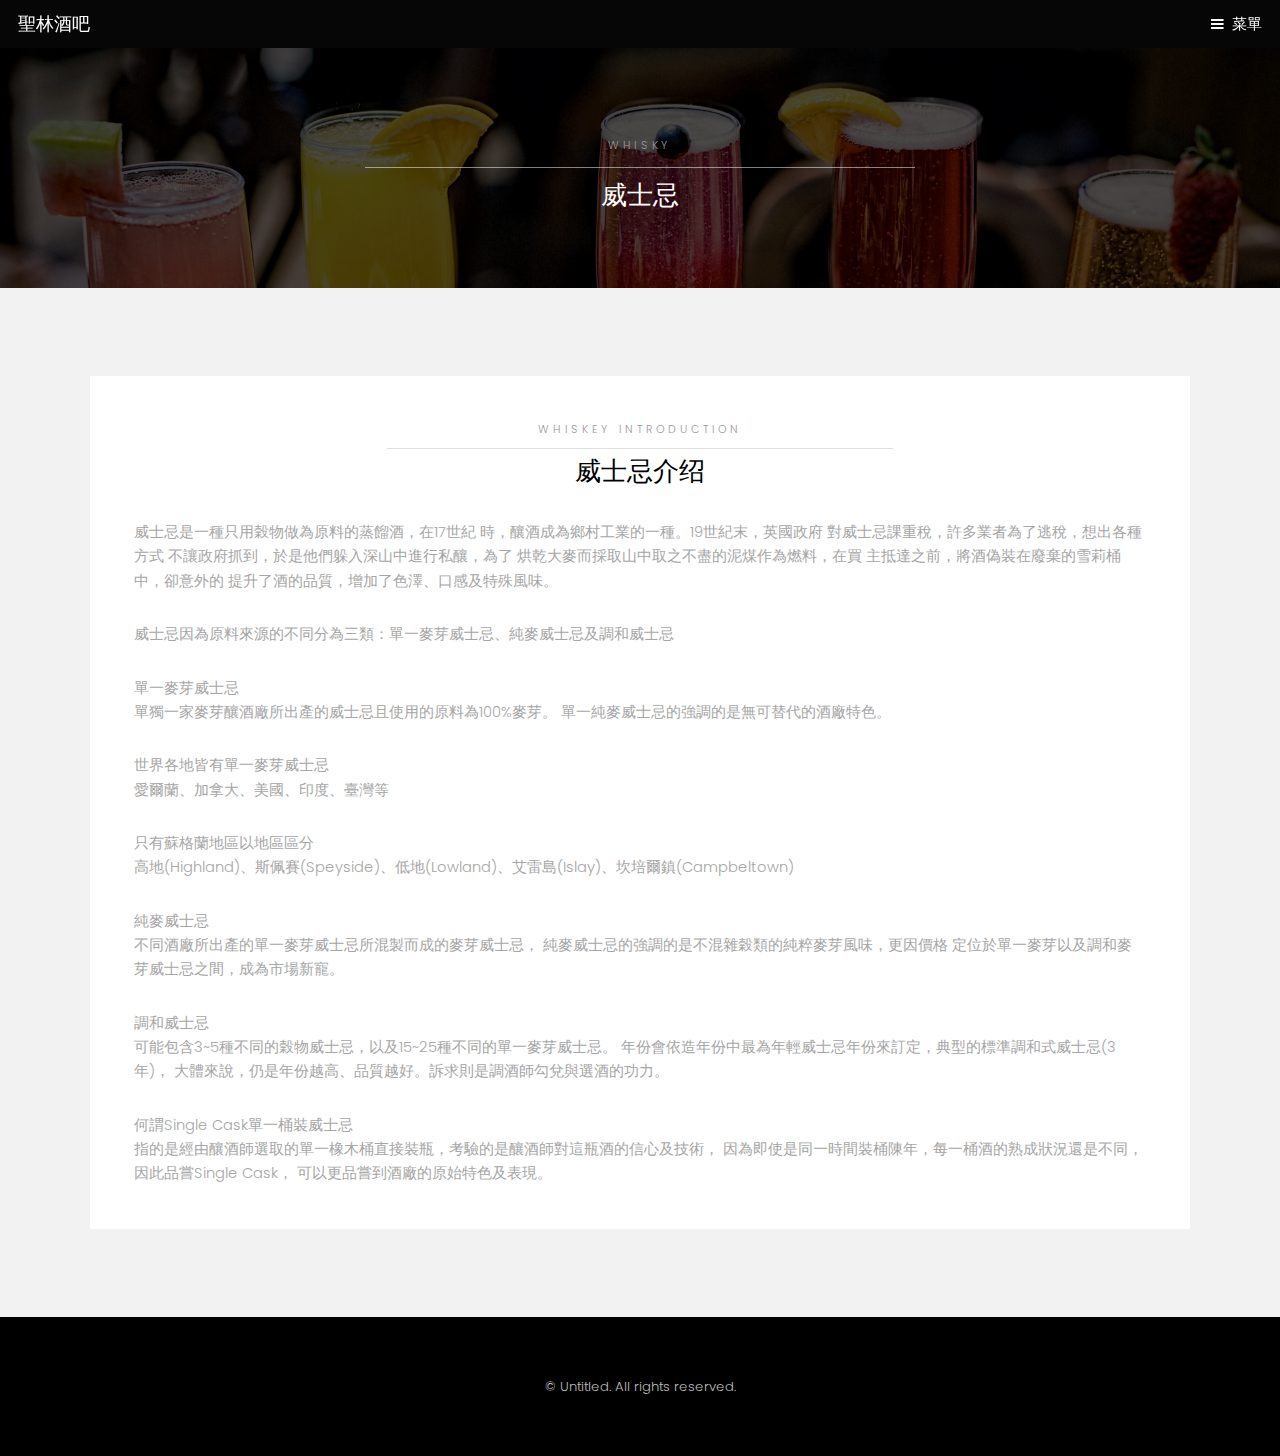
<file: Whisky.html>
<html>
	<head>
		<title>聖林酒吧</title>
		<meta charset="utf-8" />
		<meta name="viewport" content="width=device-width, initial-scale=1" />
		<link rel="stylesheet" href="assets/css/main.css" />
	</head>
	<body class="subpage">

		<!-- Header -->
			<header id="header">
				<div class="logo"><a href="index.html">聖林酒吧</span></a></div>
				<a href="#menu">菜單</a>
			</header>

		<!-- Nav -->
			<nav id="menu">
				<ul class="links">
					<li><a href="index.html">首頁</a></li>
					<li><a href="Whisky.html">威士忌</a></li>
					<li><a href="wine.html">葡萄酒</a></li>
					<li><a href="Cocktail.html">雞尾酒</a></li>
					<li><a href="Red wine.html">紅酒</a></li>
					<li><a href="drink1.html">西瓜沙瓦</a></li>
					<li><a href="drink2.html">清脆芒果飲</a></li>
					<li><a href="drink3.html">桑格莉亞</a></li>
					<li><a href="drink4.html">玫瑰紅氣酒</a></li>
				</ul>
			</nav>

		<!-- One -->
			<section id="One" class="wrapper style3">
				<div class="inner">
					<header class="align-center">
						<p>Whisky</p>
						<h2>威士忌</h2>
					</header>
				</div>
			</section>

		<!-- Two -->
			<section id="two" class="wrapper style2">
				<div class="inner">
					<div class="box">
						<div class="content">
							<header class="align-center">
								<p>Whiskey Introduction</p>
								<h2>威士忌介绍</h2>
							</header>
							<p>
							   威士忌是一種只用穀物做為原料的蒸餾酒，在17世紀

							   時，釀酒成為鄉村工業的一種。19世紀末，英國政府

							   對威士忌課重稅，許多業者為了逃稅，想出各種方式

							   不讓政府抓到，於是他們躲入深山中進行私釀，為了

							   烘乾大麥而採取山中取之不盡的泥煤作為燃料，在買

							   主抵達之前，將酒偽裝在廢棄的雪莉桶中，卻意外的

					  		   提升了酒的品質，增加了色澤、口感及特殊風味。
							</p>

							<p>
							   威士忌因為原料來源的不同分為三類：單一麥芽威士忌、純麥威士忌及調和威士忌
							</p>

							<p>單一麥芽威士忌<br>

							   單獨一家麥芽釀酒廠所出產的威士忌且使用的原料為100%麥芽。

							   單一純麥威士忌的強調的是無可替代的酒廠特色。</br>
						        </p>

							<p>世界各地皆有單一麥芽威士忌
							   <br>愛爾蘭、加拿大、美國、印度、臺灣等</br>
							</p>

							<p>只有蘇格蘭地區以地區區分
							   <br>高地(Highland)、斯佩賽(Speyside)、低地(Lowland)、艾雷島(Islay)、坎培爾鎮(Campbeltown)</br>
							</p>

							<p>純麥威士忌
							   <br>不同酒廠所出產的單一麥芽威士忌所混製而成的麥芽威士忌，
							       純麥威士忌的強調的是不混雜穀類的純粹麥芽風味，更因價格
							       定位於單一麥芽以及調和麥芽威士忌之間，成為市場新寵。
							   </br>
							</p>

							<p>調和威士忌
							   <br>可能包含3~5種不同的穀物威士忌，以及15~25種不同的單一麥芽威士忌。
							       年份會依造年份中最為年輕威士忌年份來訂定，典型的標準調和式威士忌(3年)，
							       大體來說，仍是年份越高、品質越好。訴求則是調酒師勾兌與選酒的功力。
							   </br>
							</p>

							<p>何謂Single Cask單一桶裝威士忌
							   <br>指的是經由釀酒師選取的單一橡木桶直接裝瓶，考驗的是釀酒師對這瓶酒的信心及技術，
							       因為即使是同一時間裝桶陳年，每一桶酒的熟成狀況還是不同，因此品嘗Single Cask，
							       可以更品嘗到酒廠的原始特色及表現。
							   </br>
							</p>

						</div>
					</div>
				</div>
			</section>

		<!-- Footer -->
			<footer id="footer">
				
				<div class="copyright">
					&copy; Untitled. All rights reserved.
				</div>
			</footer>

		<!-- Scripts -->
			<script src="assets/js/jquery.min.js"></script>
			<script src="assets/js/jquery.scrollex.min.js"></script>
			<script src="assets/js/skel.min.js"></script>
			<script src="assets/js/util.js"></script>
			<script src="assets/js/main.js"></script>

	</body>
</html>
</file>
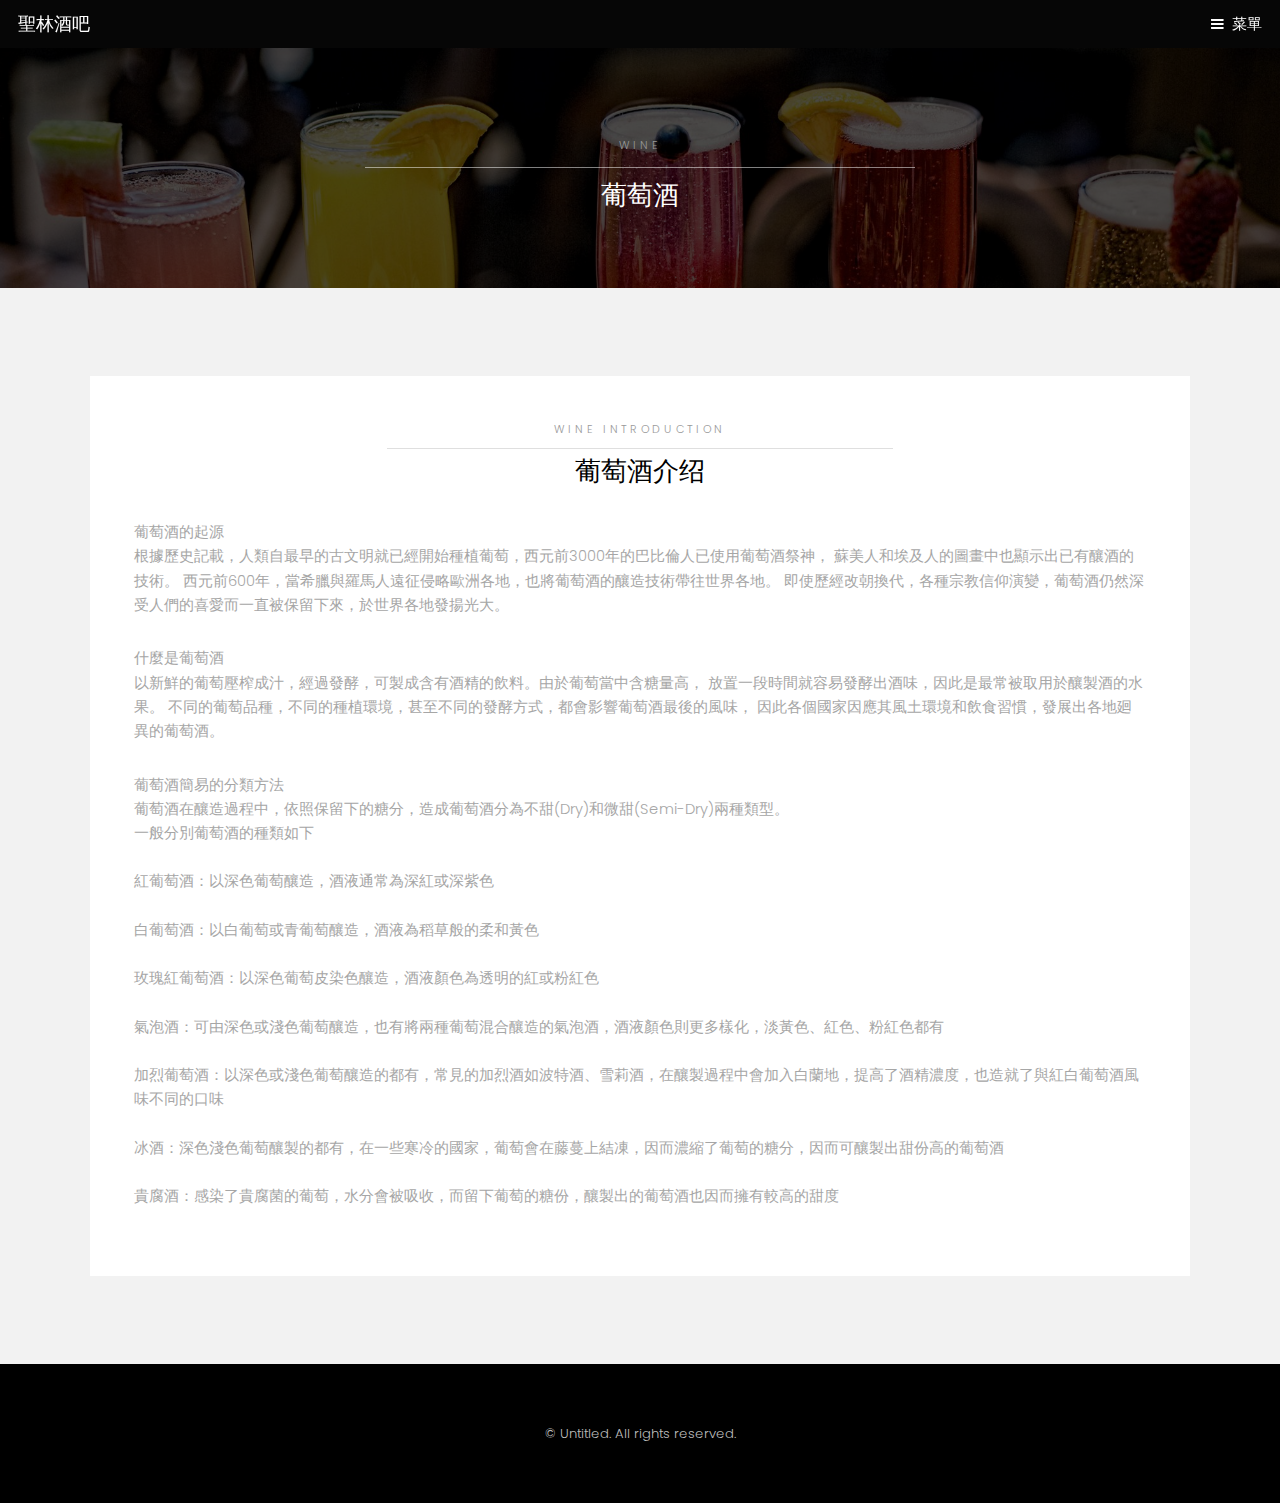
<file: wine.html>
<html>
	<head>
		<title>聖林酒吧</title>
		<meta charset="utf-8" />
		<meta name="viewport" content="width=device-width, initial-scale=1" />
		<link rel="stylesheet" href="assets/css/main.css" />
	</head>
	<body class="subpage">

		<!-- Header -->
			<header id="header">
				<div class="logo"><a href="index.html">聖林酒吧</span></a></div>
				<a href="#menu">菜單</a>
			</header>

		<!-- Nav -->
			<nav id="menu">
				<ul class="links">
					<li><a href="index.html">首頁</a></li>
					<li><a href="Whisky.html">威士忌</a></li>
					<li><a href="wine.html">葡萄酒</a></li>
					<li><a href="Cocktail.html">雞尾酒</a></li>
					<li><a href="Red wine.html">紅酒</a></li>
					<li><a href="drink1.html">西瓜沙瓦</a></li>
					<li><a href="drink2.html">清脆芒果飲</a></li>
					<li><a href="drink3.html">桑格莉亞</a></li>
					<li><a href="drink4.html">玫瑰紅氣酒</a></li>
				</ul>
			</nav>
		<!-- One -->
			<section id="One" class="wrapper style3">
				<div class="inner">
					<header class="align-center">
						<p>wine</p>
						<h2>葡萄酒</h2>
					</header>
				</div>
			</section>

		<!-- Two -->
			<section id="two" class="wrapper style2">
				<div class="inner">
					<div class="box">
						<div class="content">
							<header class="align-center">
								<p>Wine introduction</p>
								<h2>葡萄酒介绍</h2>
							</header>
							<p>葡萄酒的起源
							   <br>
							       根據歷史記載，人類自最早的古文明就已經開始種植葡萄，西元前3000年的巴比倫人已使用葡萄酒祭神，
                          	                               蘇美人和埃及人的圖畫中也顯示出已有釀酒的技術。
							       西元前600年，當希臘與羅馬人遠征侵略歐洲各地，也將葡萄酒的釀造技術帶往世界各地。
							       即使歷經改朝換代，各種宗教信仰演變，葡萄酒仍然深受人們的喜愛而一直被保留下來，於世界各地發揚光大。
							   </br>
							</p>

							<p>什麼是葡萄酒
							   <br>
							       以新鮮的葡萄壓榨成汁，經過發酵，可製成含有酒精的飲料。由於葡萄當中含糖量高，
							       放置一段時間就容易發酵出酒味，因此是最常被取用於釀製酒的水果。
							       不同的葡萄品種，不同的種植環境，甚至不同的發酵方式，都會影響葡萄酒最後的風味，
							       因此各個國家因應其風土環境和飲食習慣，發展出各地廻異的葡萄酒。
							   </br>
							</p>

							<p>葡萄酒簡易的分類方法
							   <br>
							       葡萄酒在釀造過程中，依照保留下的糖分，造成葡萄酒分為不甜(Dry)和微甜(Semi-Dry)兩種類型。
		  					      <br>一般分別葡萄酒的種類如下</br>
							      <br>紅葡萄酒：以深色葡萄釀造，酒液通常為深紅或深紫色</br>
							      <br>白葡萄酒：以白葡萄或青葡萄釀造，酒液為稻草般的柔和黃色</br>
							      <br>玫瑰紅葡萄酒：以深色葡萄皮染色釀造，酒液顏色為透明的紅或粉紅色</br>
							      <br>氣泡酒：可由深色或淺色葡萄釀造，也有將兩種葡萄混合釀造的氣泡酒，酒液顏色則更多樣化，淡黃色、紅色、粉紅色都有</br>
							      <br>加烈葡萄酒：以深色或淺色葡萄釀造的都有，常見的加烈酒如波特酒、雪莉酒，在釀製過程中會加入白蘭地，提高了酒精濃度，也造就了與紅白葡萄酒風味不同的口味</br>
							      <br>冰酒：深色淺色葡萄釀製的都有，在一些寒冷的國家，葡萄會在藤蔓上結凍，因而濃縮了葡萄的糖分，因而可釀製出甜份高的葡萄酒</br>
							      <br>貴腐酒：感染了貴腐菌的葡萄，水分會被吸收，而留下葡萄的糖份，釀製出的葡萄酒也因而擁有較高的甜度</br>
                                                           </br>
                                                        </p>
						</div>
					</div>
				</div>
			</section>

		<!-- Footer -->
			<footer id="footer">
				
				<div class="copyright">
					&copy; Untitled. All rights reserved.
				</div>
			</footer>

		<!-- Scripts -->
			<script src="assets/js/jquery.min.js"></script>
			<script src="assets/js/jquery.scrollex.min.js"></script>
			<script src="assets/js/skel.min.js"></script>
			<script src="assets/js/util.js"></script>
			<script src="assets/js/main.js"></script>

	</body>
</html>
</file>
<file: assets/css/main.css>
@charset "UTF-8";
@import url(font-awesome.min.css);
@import url("https://fonts.googleapis.com/css?family=Poppins:300,400,500,600,700");




/* Reset */

	html, body, div, span, applet, object, iframe, h1, h2, h3, h4, h5, h6, p, blockquote, pre, a, abbr, acronym, address, big, cite, code, del, dfn, em, img, ins, kbd, q, s, samp, small, strike, strong, sub, sup, tt, var, b, u, i, center, dl, dt, dd, ol, ul, li, fieldset, form, label, legend, table, caption, tbody, tfoot, thead, tr, th, td, article, aside, canvas, details, embed, figure, figcaption, footer, header, hgroup, menu, nav, output, ruby, section, summary, time, mark, audio, video {
		margin: 0;
		padding: 0;
		border: 0;
		font-size: 100%;
		font: inherit;
		vertical-align: baseline;
	}

	article, aside, details, figcaption, figure, footer, header, hgroup, menu, nav, section {
		display: block;
	}

	body {
		line-height: 1;
	}

	ol, ul {
		list-style: none;
	}

	blockquote, q {
		quotes: none;
	}

	blockquote:before, blockquote:after, q:before, q:after {
		content: '';
		content: none;
	}

	table {
		border-collapse: collapse;
		border-spacing: 0;
	}

	body {
		-webkit-text-size-adjust: none;
	}

/* Box Model */

	*, *:before, *:after {
		-moz-box-sizing: border-box;
		-webkit-box-sizing: border-box;
		box-sizing: border-box;
	}

/* Containers */

	.container {
		margin-left: auto;
		margin-right: auto;
	}

	.container.\31 25\25 {
		width: 100%;
		max-width: 100rem;
		min-width: 80rem;
	}

	.container.\37 5\25 {
		width: 60rem;
	}

	.container.\35 0\25 {
		width: 40rem;
	}

	.container.\32 5\25 {
		width: 20rem;
	}

	.container {
		width: 80rem;
	}

	@media screen and (max-width: 1680px) {

		.container.\31 25\25 {
			width: 100%;
			max-width: 100rem;
			min-width: 80rem;
		}

		.container.\37 5\25 {
			width: 60rem;
		}

		.container.\35 0\25 {
			width: 40rem;
		}

		.container.\32 5\25 {
			width: 20rem;
		}

		.container {
			width: 80rem;
		}

	}

	@media screen and (max-width: 1280px) {

		.container.\31 25\25 {
			width: 100%;
			max-width: 81.25rem;
			min-width: 65rem;
		}

		.container.\37 5\25 {
			width: 48.75rem;
		}

		.container.\35 0\25 {
			width: 32.5rem;
		}

		.container.\32 5\25 {
			width: 16.25rem;
		}

		.container {
			width: 65rem;
		}

	}

	@media screen and (max-width: 980px) {

		.container.\31 25\25 {
			width: 100%;
			max-width: 112.5%;
			min-width: 90%;
		}

		.container.\37 5\25 {
			width: 67.5%;
		}

		.container.\35 0\25 {
			width: 45%;
		}

		.container.\32 5\25 {
			width: 22.5%;
		}

		.container {
			width: 90%;
		}

	}

	@media screen and (max-width: 736px) {

		.container.\31 25\25 {
			width: 100%;
			max-width: 112.5%;
			min-width: 90%;
		}

		.container.\37 5\25 {
			width: 67.5%;
		}

		.container.\35 0\25 {
			width: 45%;
		}

		.container.\32 5\25 {
			width: 22.5%;
		}

		.container {
			width: 90% !important;
		}

	}

	@media screen and (max-width: 480px) {

		.container.\31 25\25 {
			width: 100%;
			max-width: 112.5%;
			min-width: 90%;
		}

		.container.\37 5\25 {
			width: 67.5%;
		}

		.container.\35 0\25 {
			width: 45%;
		}

		.container.\32 5\25 {
			width: 22.5%;
		}

		.container {
			width: 90% !important;
		}

	}

/* Grid */

	.row {
		border-bottom: solid 1px transparent;
		-moz-box-sizing: border-box;
		-webkit-box-sizing: border-box;
		box-sizing: border-box;
	}

	.row > * {
		float: left;
		-moz-box-sizing: border-box;
		-webkit-box-sizing: border-box;
		box-sizing: border-box;
	}

	.row:after, .row:before {
		content: '';
		display: block;
		clear: both;
		height: 0;
	}

	.row.uniform > * > :first-child {
		margin-top: 0;
	}

	.row.uniform > * > :last-child {
		margin-bottom: 0;
	}

	.row.\30 \25 > * {
		padding: 0 0 0 0rem;
	}

	.row.\30 \25 {
		margin: 0 0 -1px 0rem;
	}

	.row.uniform.\30 \25 > * {
		padding: 0rem 0 0 0rem;
	}

	.row.uniform.\30 \25 {
		margin: 0rem 0 -1px 0rem;
	}

	.row > * {
		padding: 0 0 0 2rem;
	}

	.row {
		margin: 0 0 -1px -2rem;
	}

	.row.uniform > * {
		padding: 2rem 0 0 2rem;
	}

	.row.uniform {
		margin: -2rem 0 -1px -2rem;
	}

	.row.\32 00\25 > * {
		padding: 0 0 0 4rem;
	}

	.row.\32 00\25 {
		margin: 0 0 -1px -4rem;
	}

	.row.uniform.\32 00\25 > * {
		padding: 4rem 0 0 4rem;
	}

	.row.uniform.\32 00\25 {
		margin: -4rem 0 -1px -4rem;
	}

	.row.\31 50\25 > * {
		padding: 0 0 0 3rem;
	}

	.row.\31 50\25 {
		margin: 0 0 -1px -3rem;
	}

	.row.uniform.\31 50\25 > * {
		padding: 3rem 0 0 3rem;
	}

	.row.uniform.\31 50\25 {
		margin: -3rem 0 -1px -3rem;
	}

	.row.\35 0\25 > * {
		padding: 0 0 0 1rem;
	}

	.row.\35 0\25 {
		margin: 0 0 -1px -1rem;
	}

	.row.uniform.\35 0\25 > * {
		padding: 1rem 0 0 1rem;
	}

	.row.uniform.\35 0\25 {
		margin: -1rem 0 -1px -1rem;
	}

	.row.\32 5\25 > * {
		padding: 0 0 0 0.5rem;
	}

	.row.\32 5\25 {
		margin: 0 0 -1px -0.5rem;
	}

	.row.uniform.\32 5\25 > * {
		padding: 0.5rem 0 0 0.5rem;
	}

	.row.uniform.\32 5\25 {
		margin: -0.5rem 0 -1px -0.5rem;
	}

	.\31 2u, .\31 2u\24 {
		width: 100%;
		clear: none;
		margin-left: 0;
	}

	.\31 1u, .\31 1u\24 {
		width: 91.6666666667%;
		clear: none;
		margin-left: 0;
	}

	.\31 0u, .\31 0u\24 {
		width: 83.3333333333%;
		clear: none;
		margin-left: 0;
	}

	.\39 u, .\39 u\24 {
		width: 75%;
		clear: none;
		margin-left: 0;
	}

	.\38 u, .\38 u\24 {
		width: 66.6666666667%;
		clear: none;
		margin-left: 0;
	}

	.\37 u, .\37 u\24 {
		width: 58.3333333333%;
		clear: none;
		margin-left: 0;
	}

	.\36 u, .\36 u\24 {
		width: 50%;
		clear: none;
		margin-left: 0;
	}

	.\35 u, .\35 u\24 {
		width: 41.6666666667%;
		clear: none;
		margin-left: 0;
	}

	.\34 u, .\34 u\24 {
		width: 33.3333333333%;
		clear: none;
		margin-left: 0;
	}

	.\33 u, .\33 u\24 {
		width: 25%;
		clear: none;
		margin-left: 0;
	}

	.\32 u, .\32 u\24 {
		width: 16.6666666667%;
		clear: none;
		margin-left: 0;
	}

	.\31 u, .\31 u\24 {
		width: 8.3333333333%;
		clear: none;
		margin-left: 0;
	}

	.\31 2u\24 + *,
	.\31 1u\24 + *,
	.\31 0u\24 + *,
	.\39 u\24 + *,
	.\38 u\24 + *,
	.\37 u\24 + *,
	.\36 u\24 + *,
	.\35 u\24 + *,
	.\34 u\24 + *,
	.\33 u\24 + *,
	.\32 u\24 + *,
	.\31 u\24 + * {
		clear: left;
	}

	.\-11u {
		margin-left: 91.66667%;
	}

	.\-10u {
		margin-left: 83.33333%;
	}

	.\-9u {
		margin-left: 75%;
	}

	.\-8u {
		margin-left: 66.66667%;
	}

	.\-7u {
		margin-left: 58.33333%;
	}

	.\-6u {
		margin-left: 50%;
	}

	.\-5u {
		margin-left: 41.66667%;
	}

	.\-4u {
		margin-left: 33.33333%;
	}

	.\-3u {
		margin-left: 25%;
	}

	.\-2u {
		margin-left: 16.66667%;
	}

	.\-1u {
		margin-left: 8.33333%;
	}

	@media screen and (max-width: 1680px) {

		.row > * {
			padding: 0 0 0 2rem;
		}

		.row {
			margin: 0 0 -1px -2rem;
		}

		.row.uniform > * {
			padding: 2rem 0 0 2rem;
		}

		.row.uniform {
			margin: -2rem 0 -1px -2rem;
		}

		.row.\32 00\25 > * {
			padding: 0 0 0 4rem;
		}

		.row.\32 00\25 {
			margin: 0 0 -1px -4rem;
		}

		.row.uniform.\32 00\25 > * {
			padding: 4rem 0 0 4rem;
		}

		.row.uniform.\32 00\25 {
			margin: -4rem 0 -1px -4rem;
		}

		.row.\31 50\25 > * {
			padding: 0 0 0 3rem;
		}

		.row.\31 50\25 {
			margin: 0 0 -1px -3rem;
		}

		.row.uniform.\31 50\25 > * {
			padding: 3rem 0 0 3rem;
		}

		.row.uniform.\31 50\25 {
			margin: -3rem 0 -1px -3rem;
		}

		.row.\35 0\25 > * {
			padding: 0 0 0 1rem;
		}

		.row.\35 0\25 {
			margin: 0 0 -1px -1rem;
		}

		.row.uniform.\35 0\25 > * {
			padding: 1rem 0 0 1rem;
		}

		.row.uniform.\35 0\25 {
			margin: -1rem 0 -1px -1rem;
		}

		.row.\32 5\25 > * {
			padding: 0 0 0 0.5rem;
		}

		.row.\32 5\25 {
			margin: 0 0 -1px -0.5rem;
		}

		.row.uniform.\32 5\25 > * {
			padding: 0.5rem 0 0 0.5rem;
		}

		.row.uniform.\32 5\25 {
			margin: -0.5rem 0 -1px -0.5rem;
		}

		.\31 2u\28xlarge\29, .\31 2u\24\28xlarge\29 {
			width: 100%;
			clear: none;
			margin-left: 0;
		}

		.\31 1u\28xlarge\29, .\31 1u\24\28xlarge\29 {
			width: 91.6666666667%;
			clear: none;
			margin-left: 0;
		}

		.\31 0u\28xlarge\29, .\31 0u\24\28xlarge\29 {
			width: 83.3333333333%;
			clear: none;
			margin-left: 0;
		}

		.\39 u\28xlarge\29, .\39 u\24\28xlarge\29 {
			width: 75%;
			clear: none;
			margin-left: 0;
		}

		.\38 u\28xlarge\29, .\38 u\24\28xlarge\29 {
			width: 66.6666666667%;
			clear: none;
			margin-left: 0;
		}

		.\37 u\28xlarge\29, .\37 u\24\28xlarge\29 {
			width: 58.3333333333%;
			clear: none;
			margin-left: 0;
		}

		.\36 u\28xlarge\29, .\36 u\24\28xlarge\29 {
			width: 50%;
			clear: none;
			margin-left: 0;
		}

		.\35 u\28xlarge\29, .\35 u\24\28xlarge\29 {
			width: 41.6666666667%;
			clear: none;
			margin-left: 0;
		}

		.\34 u\28xlarge\29, .\34 u\24\28xlarge\29 {
			width: 33.3333333333%;
			clear: none;
			margin-left: 0;
		}

		.\33 u\28xlarge\29, .\33 u\24\28xlarge\29 {
			width: 25%;
			clear: none;
			margin-left: 0;
		}

		.\32 u\28xlarge\29, .\32 u\24\28xlarge\29 {
			width: 16.6666666667%;
			clear: none;
			margin-left: 0;
		}

		.\31 u\28xlarge\29, .\31 u\24\28xlarge\29 {
			width: 8.3333333333%;
			clear: none;
			margin-left: 0;
		}

		.\31 2u\24\28xlarge\29 + *,
		.\31 1u\24\28xlarge\29 + *,
		.\31 0u\24\28xlarge\29 + *,
		.\39 u\24\28xlarge\29 + *,
		.\38 u\24\28xlarge\29 + *,
		.\37 u\24\28xlarge\29 + *,
		.\36 u\24\28xlarge\29 + *,
		.\35 u\24\28xlarge\29 + *,
		.\34 u\24\28xlarge\29 + *,
		.\33 u\24\28xlarge\29 + *,
		.\32 u\24\28xlarge\29 + *,
		.\31 u\24\28xlarge\29 + * {
			clear: left;
		}

		.\-11u\28xlarge\29 {
			margin-left: 91.66667%;
		}

		.\-10u\28xlarge\29 {
			margin-left: 83.33333%;
		}

		.\-9u\28xlarge\29 {
			margin-left: 75%;
		}

		.\-8u\28xlarge\29 {
			margin-left: 66.66667%;
		}

		.\-7u\28xlarge\29 {
			margin-left: 58.33333%;
		}

		.\-6u\28xlarge\29 {
			margin-left: 50%;
		}

		.\-5u\28xlarge\29 {
			margin-left: 41.66667%;
		}

		.\-4u\28xlarge\29 {
			margin-left: 33.33333%;
		}

		.\-3u\28xlarge\29 {
			margin-left: 25%;
		}

		.\-2u\28xlarge\29 {
			margin-left: 16.66667%;
		}

		.\-1u\28xlarge\29 {
			margin-left: 8.33333%;
		}

	}

	@media screen and (max-width: 1280px) {

		.row > * {
			padding: 0 0 0 1.5rem;
		}

		.row {
			margin: 0 0 -1px -1.5rem;
		}

		.row.uniform > * {
			padding: 1.5rem 0 0 1.5rem;
		}

		.row.uniform {
			margin: -1.5rem 0 -1px -1.5rem;
		}

		.row.\32 00\25 > * {
			padding: 0 0 0 3rem;
		}

		.row.\32 00\25 {
			margin: 0 0 -1px -3rem;
		}

		.row.uniform.\32 00\25 > * {
			padding: 3rem 0 0 3rem;
		}

		.row.uniform.\32 00\25 {
			margin: -3rem 0 -1px -3rem;
		}

		.row.\31 50\25 > * {
			padding: 0 0 0 2.25rem;
		}

		.row.\31 50\25 {
			margin: 0 0 -1px -2.25rem;
		}

		.row.uniform.\31 50\25 > * {
			padding: 2.25rem 0 0 2.25rem;
		}

		.row.uniform.\31 50\25 {
			margin: -2.25rem 0 -1px -2.25rem;
		}

		.row.\35 0\25 > * {
			padding: 0 0 0 0.75rem;
		}

		.row.\35 0\25 {
			margin: 0 0 -1px -0.75rem;
		}

		.row.uniform.\35 0\25 > * {
			padding: 0.75rem 0 0 0.75rem;
		}

		.row.uniform.\35 0\25 {
			margin: -0.75rem 0 -1px -0.75rem;
		}

		.row.\32 5\25 > * {
			padding: 0 0 0 0.375rem;
		}

		.row.\32 5\25 {
			margin: 0 0 -1px -0.375rem;
		}

		.row.uniform.\32 5\25 > * {
			padding: 0.375rem 0 0 0.375rem;
		}

		.row.uniform.\32 5\25 {
			margin: -0.375rem 0 -1px -0.375rem;
		}

		.\31 2u\28large\29, .\31 2u\24\28large\29 {
			width: 100%;
			clear: none;
			margin-left: 0;
		}

		.\31 1u\28large\29, .\31 1u\24\28large\29 {
			width: 91.6666666667%;
			clear: none;
			margin-left: 0;
		}

		.\31 0u\28large\29, .\31 0u\24\28large\29 {
			width: 83.3333333333%;
			clear: none;
			margin-left: 0;
		}

		.\39 u\28large\29, .\39 u\24\28large\29 {
			width: 75%;
			clear: none;
			margin-left: 0;
		}

		.\38 u\28large\29, .\38 u\24\28large\29 {
			width: 66.6666666667%;
			clear: none;
			margin-left: 0;
		}

		.\37 u\28large\29, .\37 u\24\28large\29 {
			width: 58.3333333333%;
			clear: none;
			margin-left: 0;
		}

		.\36 u\28large\29, .\36 u\24\28large\29 {
			width: 50%;
			clear: none;
			margin-left: 0;
		}

		.\35 u\28large\29, .\35 u\24\28large\29 {
			width: 41.6666666667%;
			clear: none;
			margin-left: 0;
		}

		.\34 u\28large\29, .\34 u\24\28large\29 {
			width: 33.3333333333%;
			clear: none;
			margin-left: 0;
		}

		.\33 u\28large\29, .\33 u\24\28large\29 {
			width: 25%;
			clear: none;
			margin-left: 0;
		}

		.\32 u\28large\29, .\32 u\24\28large\29 {
			width: 16.6666666667%;
			clear: none;
			margin-left: 0;
		}

		.\31 u\28large\29, .\31 u\24\28large\29 {
			width: 8.3333333333%;
			clear: none;
			margin-left: 0;
		}

		.\31 2u\24\28large\29 + *,
		.\31 1u\24\28large\29 + *,
		.\31 0u\24\28large\29 + *,
		.\39 u\24\28large\29 + *,
		.\38 u\24\28large\29 + *,
		.\37 u\24\28large\29 + *,
		.\36 u\24\28large\29 + *,
		.\35 u\24\28large\29 + *,
		.\34 u\24\28large\29 + *,
		.\33 u\24\28large\29 + *,
		.\32 u\24\28large\29 + *,
		.\31 u\24\28large\29 + * {
			clear: left;
		}

		.\-11u\28large\29 {
			margin-left: 91.66667%;
		}

		.\-10u\28large\29 {
			margin-left: 83.33333%;
		}

		.\-9u\28large\29 {
			margin-left: 75%;
		}

		.\-8u\28large\29 {
			margin-left: 66.66667%;
		}

		.\-7u\28large\29 {
			margin-left: 58.33333%;
		}

		.\-6u\28large\29 {
			margin-left: 50%;
		}

		.\-5u\28large\29 {
			margin-left: 41.66667%;
		}

		.\-4u\28large\29 {
			margin-left: 33.33333%;
		}

		.\-3u\28large\29 {
			margin-left: 25%;
		}

		.\-2u\28large\29 {
			margin-left: 16.66667%;
		}

		.\-1u\28large\29 {
			margin-left: 8.33333%;
		}

	}

	@media screen and (max-width: 980px) {

		.row > * {
			padding: 0 0 0 1.5rem;
		}

		.row {
			margin: 0 0 -1px -1.5rem;
		}

		.row.uniform > * {
			padding: 1.5rem 0 0 1.5rem;
		}

		.row.uniform {
			margin: -1.5rem 0 -1px -1.5rem;
		}

		.row.\32 00\25 > * {
			padding: 0 0 0 3rem;
		}

		.row.\32 00\25 {
			margin: 0 0 -1px -3rem;
		}

		.row.uniform.\32 00\25 > * {
			padding: 3rem 0 0 3rem;
		}

		.row.uniform.\32 00\25 {
			margin: -3rem 0 -1px -3rem;
		}

		.row.\31 50\25 > * {
			padding: 0 0 0 2.25rem;
		}

		.row.\31 50\25 {
			margin: 0 0 -1px -2.25rem;
		}

		.row.uniform.\31 50\25 > * {
			padding: 2.25rem 0 0 2.25rem;
		}

		.row.uniform.\31 50\25 {
			margin: -2.25rem 0 -1px -2.25rem;
		}

		.row.\35 0\25 > * {
			padding: 0 0 0 0.75rem;
		}

		.row.\35 0\25 {
			margin: 0 0 -1px -0.75rem;
		}

		.row.uniform.\35 0\25 > * {
			padding: 0.75rem 0 0 0.75rem;
		}

		.row.uniform.\35 0\25 {
			margin: -0.75rem 0 -1px -0.75rem;
		}

		.row.\32 5\25 > * {
			padding: 0 0 0 0.375rem;
		}

		.row.\32 5\25 {
			margin: 0 0 -1px -0.375rem;
		}

		.row.uniform.\32 5\25 > * {
			padding: 0.375rem 0 0 0.375rem;
		}

		.row.uniform.\32 5\25 {
			margin: -0.375rem 0 -1px -0.375rem;
		}

		.\31 2u\28medium\29, .\31 2u\24\28medium\29 {
			width: 100%;
			clear: none;
			margin-left: 0;
		}

		.\31 1u\28medium\29, .\31 1u\24\28medium\29 {
			width: 91.6666666667%;
			clear: none;
			margin-left: 0;
		}

		.\31 0u\28medium\29, .\31 0u\24\28medium\29 {
			width: 83.3333333333%;
			clear: none;
			margin-left: 0;
		}

		.\39 u\28medium\29, .\39 u\24\28medium\29 {
			width: 75%;
			clear: none;
			margin-left: 0;
		}

		.\38 u\28medium\29, .\38 u\24\28medium\29 {
			width: 66.6666666667%;
			clear: none;
			margin-left: 0;
		}

		.\37 u\28medium\29, .\37 u\24\28medium\29 {
			width: 58.3333333333%;
			clear: none;
			margin-left: 0;
		}

		.\36 u\28medium\29, .\36 u\24\28medium\29 {
			width: 50%;
			clear: none;
			margin-left: 0;
		}

		.\35 u\28medium\29, .\35 u\24\28medium\29 {
			width: 41.6666666667%;
			clear: none;
			margin-left: 0;
		}

		.\34 u\28medium\29, .\34 u\24\28medium\29 {
			width: 33.3333333333%;
			clear: none;
			margin-left: 0;
		}

		.\33 u\28medium\29, .\33 u\24\28medium\29 {
			width: 25%;
			clear: none;
			margin-left: 0;
		}

		.\32 u\28medium\29, .\32 u\24\28medium\29 {
			width: 16.6666666667%;
			clear: none;
			margin-left: 0;
		}

		.\31 u\28medium\29, .\31 u\24\28medium\29 {
			width: 8.3333333333%;
			clear: none;
			margin-left: 0;
		}

		.\31 2u\24\28medium\29 + *,
		.\31 1u\24\28medium\29 + *,
		.\31 0u\24\28medium\29 + *,
		.\39 u\24\28medium\29 + *,
		.\38 u\24\28medium\29 + *,
		.\37 u\24\28medium\29 + *,
		.\36 u\24\28medium\29 + *,
		.\35 u\24\28medium\29 + *,
		.\34 u\24\28medium\29 + *,
		.\33 u\24\28medium\29 + *,
		.\32 u\24\28medium\29 + *,
		.\31 u\24\28medium\29 + * {
			clear: left;
		}

		.\-11u\28medium\29 {
			margin-left: 91.66667%;
		}

		.\-10u\28medium\29 {
			margin-left: 83.33333%;
		}

		.\-9u\28medium\29 {
			margin-left: 75%;
		}

		.\-8u\28medium\29 {
			margin-left: 66.66667%;
		}

		.\-7u\28medium\29 {
			margin-left: 58.33333%;
		}

		.\-6u\28medium\29 {
			margin-left: 50%;
		}

		.\-5u\28medium\29 {
			margin-left: 41.66667%;
		}

		.\-4u\28medium\29 {
			margin-left: 33.33333%;
		}

		.\-3u\28medium\29 {
			margin-left: 25%;
		}

		.\-2u\28medium\29 {
			margin-left: 16.66667%;
		}

		.\-1u\28medium\29 {
			margin-left: 8.33333%;
		}

	}

	@media screen and (max-width: 736px) {

		.row > * {
			padding: 0 0 0 1.25rem;
		}

		.row {
			margin: 0 0 -1px -1.25rem;
		}

		.row.uniform > * {
			padding: 1.25rem 0 0 1.25rem;
		}

		.row.uniform {
			margin: -1.25rem 0 -1px -1.25rem;
		}

		.row.\32 00\25 > * {
			padding: 0 0 0 2.5rem;
		}

		.row.\32 00\25 {
			margin: 0 0 -1px -2.5rem;
		}

		.row.uniform.\32 00\25 > * {
			padding: 2.5rem 0 0 2.5rem;
		}

		.row.uniform.\32 00\25 {
			margin: -2.5rem 0 -1px -2.5rem;
		}

		.row.\31 50\25 > * {
			padding: 0 0 0 1.875rem;
		}

		.row.\31 50\25 {
			margin: 0 0 -1px -1.875rem;
		}

		.row.uniform.\31 50\25 > * {
			padding: 1.875rem 0 0 1.875rem;
		}

		.row.uniform.\31 50\25 {
			margin: -1.875rem 0 -1px -1.875rem;
		}

		.row.\35 0\25 > * {
			padding: 0 0 0 0.625rem;
		}

		.row.\35 0\25 {
			margin: 0 0 -1px -0.625rem;
		}

		.row.uniform.\35 0\25 > * {
			padding: 0.625rem 0 0 0.625rem;
		}

		.row.uniform.\35 0\25 {
			margin: -0.625rem 0 -1px -0.625rem;
		}

		.row.\32 5\25 > * {
			padding: 0 0 0 0.3125rem;
		}

		.row.\32 5\25 {
			margin: 0 0 -1px -0.3125rem;
		}

		.row.uniform.\32 5\25 > * {
			padding: 0.3125rem 0 0 0.3125rem;
		}

		.row.uniform.\32 5\25 {
			margin: -0.3125rem 0 -1px -0.3125rem;
		}

		.\31 2u\28small\29, .\31 2u\24\28small\29 {
			width: 100%;
			clear: none;
			margin-left: 0;
		}

		.\31 1u\28small\29, .\31 1u\24\28small\29 {
			width: 91.6666666667%;
			clear: none;
			margin-left: 0;
		}

		.\31 0u\28small\29, .\31 0u\24\28small\29 {
			width: 83.3333333333%;
			clear: none;
			margin-left: 0;
		}

		.\39 u\28small\29, .\39 u\24\28small\29 {
			width: 75%;
			clear: none;
			margin-left: 0;
		}

		.\38 u\28small\29, .\38 u\24\28small\29 {
			width: 66.6666666667%;
			clear: none;
			margin-left: 0;
		}

		.\37 u\28small\29, .\37 u\24\28small\29 {
			width: 58.3333333333%;
			clear: none;
			margin-left: 0;
		}

		.\36 u\28small\29, .\36 u\24\28small\29 {
			width: 50%;
			clear: none;
			margin-left: 0;
		}

		.\35 u\28small\29, .\35 u\24\28small\29 {
			width: 41.6666666667%;
			clear: none;
			margin-left: 0;
		}

		.\34 u\28small\29, .\34 u\24\28small\29 {
			width: 33.3333333333%;
			clear: none;
			margin-left: 0;
		}

		.\33 u\28small\29, .\33 u\24\28small\29 {
			width: 25%;
			clear: none;
			margin-left: 0;
		}

		.\32 u\28small\29, .\32 u\24\28small\29 {
			width: 16.6666666667%;
			clear: none;
			margin-left: 0;
		}

		.\31 u\28small\29, .\31 u\24\28small\29 {
			width: 8.3333333333%;
			clear: none;
			margin-left: 0;
		}

		.\31 2u\24\28small\29 + *,
		.\31 1u\24\28small\29 + *,
		.\31 0u\24\28small\29 + *,
		.\39 u\24\28small\29 + *,
		.\38 u\24\28small\29 + *,
		.\37 u\24\28small\29 + *,
		.\36 u\24\28small\29 + *,
		.\35 u\24\28small\29 + *,
		.\34 u\24\28small\29 + *,
		.\33 u\24\28small\29 + *,
		.\32 u\24\28small\29 + *,
		.\31 u\24\28small\29 + * {
			clear: left;
		}

		.\-11u\28small\29 {
			margin-left: 91.66667%;
		}

		.\-10u\28small\29 {
			margin-left: 83.33333%;
		}

		.\-9u\28small\29 {
			margin-left: 75%;
		}

		.\-8u\28small\29 {
			margin-left: 66.66667%;
		}

		.\-7u\28small\29 {
			margin-left: 58.33333%;
		}

		.\-6u\28small\29 {
			margin-left: 50%;
		}

		.\-5u\28small\29 {
			margin-left: 41.66667%;
		}

		.\-4u\28small\29 {
			margin-left: 33.33333%;
		}

		.\-3u\28small\29 {
			margin-left: 25%;
		}

		.\-2u\28small\29 {
			margin-left: 16.66667%;
		}

		.\-1u\28small\29 {
			margin-left: 8.33333%;
		}

	}

	@media screen and (max-width: 480px) {

		.row > * {
			padding: 0 0 0 1.25rem;
		}

		.row {
			margin: 0 0 -1px -1.25rem;
		}

		.row.uniform > * {
			padding: 1.25rem 0 0 1.25rem;
		}

		.row.uniform {
			margin: -1.25rem 0 -1px -1.25rem;
		}

		.row.\32 00\25 > * {
			padding: 0 0 0 2.5rem;
		}

		.row.\32 00\25 {
			margin: 0 0 -1px -2.5rem;
		}

		.row.uniform.\32 00\25 > * {
			padding: 2.5rem 0 0 2.5rem;
		}

		.row.uniform.\32 00\25 {
			margin: -2.5rem 0 -1px -2.5rem;
		}

		.row.\31 50\25 > * {
			padding: 0 0 0 1.875rem;
		}

		.row.\31 50\25 {
			margin: 0 0 -1px -1.875rem;
		}

		.row.uniform.\31 50\25 > * {
			padding: 1.875rem 0 0 1.875rem;
		}

		.row.uniform.\31 50\25 {
			margin: -1.875rem 0 -1px -1.875rem;
		}

		.row.\35 0\25 > * {
			padding: 0 0 0 0.625rem;
		}

		.row.\35 0\25 {
			margin: 0 0 -1px -0.625rem;
		}

		.row.uniform.\35 0\25 > * {
			padding: 0.625rem 0 0 0.625rem;
		}

		.row.uniform.\35 0\25 {
			margin: -0.625rem 0 -1px -0.625rem;
		}

		.row.\32 5\25 > * {
			padding: 0 0 0 0.3125rem;
		}

		.row.\32 5\25 {
			margin: 0 0 -1px -0.3125rem;
		}

		.row.uniform.\32 5\25 > * {
			padding: 0.3125rem 0 0 0.3125rem;
		}

		.row.uniform.\32 5\25 {
			margin: -0.3125rem 0 -1px -0.3125rem;
		}

		.\31 2u\28xsmall\29, .\31 2u\24\28xsmall\29 {
			width: 100%;
			clear: none;
			margin-left: 0;
		}

		.\31 1u\28xsmall\29, .\31 1u\24\28xsmall\29 {
			width: 91.6666666667%;
			clear: none;
			margin-left: 0;
		}

		.\31 0u\28xsmall\29, .\31 0u\24\28xsmall\29 {
			width: 83.3333333333%;
			clear: none;
			margin-left: 0;
		}

		.\39 u\28xsmall\29, .\39 u\24\28xsmall\29 {
			width: 75%;
			clear: none;
			margin-left: 0;
		}

		.\38 u\28xsmall\29, .\38 u\24\28xsmall\29 {
			width: 66.6666666667%;
			clear: none;
			margin-left: 0;
		}

		.\37 u\28xsmall\29, .\37 u\24\28xsmall\29 {
			width: 58.3333333333%;
			clear: none;
			margin-left: 0;
		}

		.\36 u\28xsmall\29, .\36 u\24\28xsmall\29 {
			width: 50%;
			clear: none;
			margin-left: 0;
		}

		.\35 u\28xsmall\29, .\35 u\24\28xsmall\29 {
			width: 41.6666666667%;
			clear: none;
			margin-left: 0;
		}

		.\34 u\28xsmall\29, .\34 u\24\28xsmall\29 {
			width: 33.3333333333%;
			clear: none;
			margin-left: 0;
		}

		.\33 u\28xsmall\29, .\33 u\24\28xsmall\29 {
			width: 25%;
			clear: none;
			margin-left: 0;
		}

		.\32 u\28xsmall\29, .\32 u\24\28xsmall\29 {
			width: 16.6666666667%;
			clear: none;
			margin-left: 0;
		}

		.\31 u\28xsmall\29, .\31 u\24\28xsmall\29 {
			width: 8.3333333333%;
			clear: none;
			margin-left: 0;
		}

		.\31 2u\24\28xsmall\29 + *,
		.\31 1u\24\28xsmall\29 + *,
		.\31 0u\24\28xsmall\29 + *,
		.\39 u\24\28xsmall\29 + *,
		.\38 u\24\28xsmall\29 + *,
		.\37 u\24\28xsmall\29 + *,
		.\36 u\24\28xsmall\29 + *,
		.\35 u\24\28xsmall\29 + *,
		.\34 u\24\28xsmall\29 + *,
		.\33 u\24\28xsmall\29 + *,
		.\32 u\24\28xsmall\29 + *,
		.\31 u\24\28xsmall\29 + * {
			clear: left;
		}

		.\-11u\28xsmall\29 {
			margin-left: 91.66667%;
		}

		.\-10u\28xsmall\29 {
			margin-left: 83.33333%;
		}

		.\-9u\28xsmall\29 {
			margin-left: 75%;
		}

		.\-8u\28xsmall\29 {
			margin-left: 66.66667%;
		}

		.\-7u\28xsmall\29 {
			margin-left: 58.33333%;
		}

		.\-6u\28xsmall\29 {
			margin-left: 50%;
		}

		.\-5u\28xsmall\29 {
			margin-left: 41.66667%;
		}

		.\-4u\28xsmall\29 {
			margin-left: 33.33333%;
		}

		.\-3u\28xsmall\29 {
			margin-left: 25%;
		}

		.\-2u\28xsmall\29 {
			margin-left: 16.66667%;
		}

		.\-1u\28xsmall\29 {
			margin-left: 8.33333%;
		}

	}

/* Basic */

	@-ms-viewport {
		width: device-width;
	}

	body {
		-ms-overflow-style: scrollbar;
	}

	@media screen and (max-width: 480px) {

		html, body {
			min-width: 320px;
		}

	}

	body {
		background: #fff;
	}

		body.is-loading *, body.is-loading *:before, body.is-loading *:after {
			-moz-animation: none !important;
			-webkit-animation: none !important;
			-ms-animation: none !important;
			animation: none !important;
			-moz-transition: none !important;
			-webkit-transition: none !important;
			-ms-transition: none !important;
			transition: none !important;
		}

/* Type */

	html {
		font-size: 13pt;
	}

		@media screen and (max-width: 1680px) {

			html {
				font-size: 11pt;
			}

		}

		@media screen and (max-width: 1280px) {

			html {
				font-size: 11pt;
			}

		}

		@media screen and (max-width: 980px) {

			html {
				font-size: 12pt;
			}

		}

		@media screen and (max-width: 736px) {

			html {
				font-size: 12pt;
			}

		}

		@media screen and (max-width: 480px) {

			html {
				font-size: 12pt;
			}

		}

	body {
		background-color: #fff;
		color: #444;
	}

	body, input, select, textarea {
		font-family: "Poppins", sans-serif;
		font-weight: 300;
		font-size: 1rem;
		line-height: 1.65;
	}

	a {
		text-decoration: underline;
	}

		a:hover {
			text-decoration: none;
		}

	strong, b {
		font-weight: 600;
	}

	em, i {
		font-style: italic;
	}

	p {
		margin: 0 0 2rem 0;
	}

		p.special {
			text-transform: uppercase;
			font-size: .75rem;
			font-weight: 300;
			margin: 0 0 .5rem 0;
			padding: 0 0 1rem 0;
			letter-spacing: .25rem;
		}

			p.special:after {
				content: '';
				position: absolute;
				margin: auto;
				right: 0;
				bottom: 0;
				left: 0;
				width: 50%;
				height: 1px;
				background-color: rgba(0, 0, 0, 0.125);
			}

	h1, h2, h3, h4, h5, h6 {
		font-weight: 300;
		line-height: 1.5;
		margin: 0 0 1rem 0;
	}

		h1 a, h2 a, h3 a, h4 a, h5 a, h6 a {
			color: inherit;
			text-decoration: none;
		}

	h2 {
		font-size: 1.75rem;
	}

	h3 {
		font-size: 1.35rem;
	}

	h4 {
		font-size: 1.1rem;
	}

	h5 {
		font-size: 0.9rem;
	}

	h6 {
		font-size: 0.7rem;
	}

	sub {
		font-size: 0.8rem;
		position: relative;
		top: 0.5rem;
	}

	sup {
		font-size: 0.8rem;
		position: relative;
		top: -0.5rem;
	}

	blockquote {
		border-left: solid 4px;
		font-style: italic;
		margin: 0 0 2rem 0;
		padding: 0.5rem 0 0.5rem 2rem;
	}

	code {
		border-radius: 2px;
		border: solid 1px;
		font-family: "Courier New", monospace;
		font-size: 0.9rem;
		margin: 0 0.25rem;
		padding: 0.25rem 0.65rem;
	}

	pre {
		-webkit-overflow-scrolling: touch;
		font-family: "Courier New", monospace;
		font-size: 0.9rem;
		margin: 0 0 2rem 0;
	}

		pre code {
			display: block;
			line-height: 1.75;
			padding: 1rem 1.5rem;
			overflow-x: auto;
		}

	hr {
		border: 0;
		border-bottom: solid 1px;
		margin: 2rem 0;
	}

		hr.major {
			margin: 3rem 0;
		}

	.align-left {
		text-align: left;
	}

	.align-center {
		text-align: center;
	}

	.align-right {
		text-align: right;
	}

	input, select, textarea {
		color: #555;
	}

	a {
		color: #8a4680;
	}

	strong, b {
		color: #555;
	}

	h1, h2, h3, h4, h5, h6 {
		color: #555;
	}

	blockquote {
		border-left-color: rgba(144, 144, 144, 0.25);
	}

	code {
		background: rgba(144, 144, 144, 0.075);
		border-color: rgba(144, 144, 144, 0.25);
	}

	hr {
		border-bottom-color: rgba(144, 144, 144, 0.25);
	}

/* Box */

	.box {
		margin-bottom: 2rem;
		background: #FFF;
	}

		.box .image.fit {
			margin: 0;
			border-radius: 0;
		}

			.box .image.fit img {
				border-radius: 0;
			}

		.box header h2 {
			margin-bottom: 2rem;
		}

		.box header p {
			text-transform: uppercase;
			font-size: .75rem;
			font-weight: 300;
			margin: 0 0 .25rem 0;
			padding: 0 0 .75rem 0;
			letter-spacing: .25rem;
		}

			.box header p:after {
				content: '';
				position: absolute;
				margin: auto;
				right: 0;
				bottom: 0;
				left: 0;
				width: 50%;
				height: 1px;
				background-color: rgba(0, 0, 0, 0.125);
			}

		.box .content {
			padding: 3rem;
		}

		.box > :last-child,
		.box > :last-child > :last-child,
		.box > :last-child > :last-child > :last-child {
			margin-bottom: 0;
		}

		.box.alt {
			border: 0;
			border-radius: 0;
			padding: 0;
		}

		@media screen and (max-width: 736px) {

			.box .content {
				padding: 2rem;
			}

		}

	.box {
		border-color: rgba(144, 144, 144, 0.25);
	}

/* Button */

	input[type="submit"],
	input[type="reset"],
	input[type="button"],
	button,
	.button {
		-moz-appearance: none;
		-webkit-appearance: none;
		-ms-appearance: none;
		appearance: none;
		-moz-transition: background-color 0.2s ease-in-out, color 0.2s ease-in-out;
		-webkit-transition: background-color 0.2s ease-in-out, color 0.2s ease-in-out;
		-ms-transition: background-color 0.2s ease-in-out, color 0.2s ease-in-out;
		transition: background-color 0.2s ease-in-out, color 0.2s ease-in-out;
		border-radius: 2px;
		border: 0;
		cursor: pointer;
		display: inline-block;
		font-weight: 300;
		height: 2.85rem;
		line-height: 2.95rem;
		padding: 0 1.5rem;
		text-align: center;
		text-decoration: none;
		text-transform: uppercase;
		white-space: nowrap;
	}

		input[type="submit"].icon,
		input[type="reset"].icon,
		input[type="button"].icon,
		button.icon,
		.button.icon {
			padding-left: 1.35rem;
		}

			input[type="submit"].icon:before,
			input[type="reset"].icon:before,
			input[type="button"].icon:before,
			button.icon:before,
			.button.icon:before {
				margin-right: 0.5rem;
			}

		input[type="submit"].fit,
		input[type="reset"].fit,
		input[type="button"].fit,
		button.fit,
		.button.fit {
			display: block;
			margin: 0 0 1rem 0;
			width: 100%;
		}

		input[type="submit"].small,
		input[type="reset"].small,
		input[type="button"].small,
		button.small,
		.button.small {
			font-size: 0.8rem;
		}

		input[type="submit"].big,
		input[type="reset"].big,
		input[type="button"].big,
		button.big,
		.button.big {
			font-size: 1.35rem;
		}

		input[type="submit"].disabled, input[type="submit"]:disabled,
		input[type="reset"].disabled,
		input[type="reset"]:disabled,
		input[type="button"].disabled,
		input[type="button"]:disabled,
		button.disabled,
		button:disabled,
		.button.disabled,
		.button:disabled {
			-moz-pointer-events: none;
			-webkit-pointer-events: none;
			-ms-pointer-events: none;
			pointer-events: none;
			opacity: 0.25;
		}

		@media screen and (max-width: 480px) {

			input[type="submit"],
			input[type="reset"],
			input[type="button"],
			button,
			.button {
				padding: 0;
				width: 100%;
			}

		}

	input[type="submit"],
	input[type="reset"],
	input[type="button"],
	button,
	.button {
		background-color: #f2f2f2;
		color: #000 !important;
	}

		input[type="submit"]:hover,
		input[type="reset"]:hover,
		input[type="button"]:hover,
		button:hover,
		.button:hover {
			background-color: white;
		}

		input[type="submit"]:active,
		input[type="reset"]:active,
		input[type="button"]:active,
		button:active,
		.button:active {
			background-color: #e5e5e5;
		}

		input[type="submit"].alt,
		input[type="reset"].alt,
		input[type="button"].alt,
		button.alt,
		.button.alt {
			background-color: transparent;
			box-shadow: inset 0 0 0 2px rgba(144, 144, 144, 0.25);
			color: #555 !important;
		}

			input[type="submit"].alt:hover,
			input[type="reset"].alt:hover,
			input[type="button"].alt:hover,
			button.alt:hover,
			.button.alt:hover {
				background-color: rgba(144, 144, 144, 0.075);
			}

			input[type="submit"].alt:active,
			input[type="reset"].alt:active,
			input[type="button"].alt:active,
			button.alt:active,
			.button.alt:active {
				background-color: rgba(144, 144, 144, 0.2);
			}

			input[type="submit"].alt.icon:before,
			input[type="reset"].alt.icon:before,
			input[type="button"].alt.icon:before,
			button.alt.icon:before,
			.button.alt.icon:before {
				color: #bbb;
			}

		input[type="submit"].special,
		input[type="reset"].special,
		input[type="button"].special,
		button.special,
		.button.special {
			background-color: #8a4680;
			color: #ffffff !important;
		}

			input[type="submit"].special:hover,
			input[type="reset"].special:hover,
			input[type="button"].special:hover,
			button.special:hover,
			.button.special:hover {
				background-color: #9b4f90;
			}

			input[type="submit"].special:active,
			input[type="reset"].special:active,
			input[type="button"].special:active,
			button.special:active,
			.button.special:active {
				background-color: #793d70;
			}

/* Form */

	form {
		margin: 0 0 2rem 0;
	}

	label {
		display: block;
		font-size: 0.9rem;
		font-weight: 700;
		margin: 0 0 1rem 0;
	}

	input[type="text"],
	input[type="password"],
	input[type="email"],
	select,
	textarea {
		-moz-appearance: none;
		-webkit-appearance: none;
		-ms-appearance: none;
		appearance: none;
		border-radius: 2px;
		border: none;
		border: solid 1px;
		color: inherit;
		display: block;
		outline: 0;
		padding: 0 1rem;
		text-decoration: none;
		width: 100%;
	}

		input[type="text"]:invalid,
		input[type="password"]:invalid,
		input[type="email"]:invalid,
		select:invalid,
		textarea:invalid {
			box-shadow: none;
		}

	.select-wrapper {
		text-decoration: none;
		display: block;
		position: relative;
	}

		.select-wrapper:before {
			-moz-osx-font-smoothing: grayscale;
			-webkit-font-smoothing: antialiased;
			font-family: FontAwesome;
			font-style: normal;
			font-weight: normal;
			text-transform: none !important;
		}

		.select-wrapper:before {
			content: '\f078';
			display: block;
			height: 2.75rem;
			line-height: 2.75rem;
			pointer-events: none;
			position: absolute;
			right: 0;
			text-align: center;
			top: 0;
			width: 2.75rem;
		}

		.select-wrapper select::-ms-expand {
			display: none;
		}

	input[type="text"],
	input[type="password"],
	input[type="email"],
	select {
		height: 2.75rem;
	}

	textarea {
		padding: 0.75rem 1rem;
	}

	input[type="checkbox"],
	input[type="radio"] {
		-moz-appearance: none;
		-webkit-appearance: none;
		-ms-appearance: none;
		appearance: none;
		display: block;
		float: left;
		margin-right: -2rem;
		opacity: 0;
		width: 1rem;
		z-index: -1;
	}

		input[type="checkbox"] + label,
		input[type="radio"] + label {
			text-decoration: none;
			cursor: pointer;
			display: inline-block;
			font-size: 1rem;
			font-weight: 400;
			padding-left: 2.4rem;
			padding-right: 0.75rem;
			position: relative;
		}

			input[type="checkbox"] + label:before,
			input[type="radio"] + label:before {
				-moz-osx-font-smoothing: grayscale;
				-webkit-font-smoothing: antialiased;
				font-family: FontAwesome;
				font-style: normal;
				font-weight: normal;
				text-transform: none !important;
			}

			input[type="checkbox"] + label:before,
			input[type="radio"] + label:before {
				border-radius: 2px;
				border: solid 1px;
				content: '';
				display: inline-block;
				height: 1.65rem;
				left: 0;
				line-height: 1.58125rem;
				position: absolute;
				text-align: center;
				top: 0;
				width: 1.65rem;
			}

		input[type="checkbox"]:checked + label:before,
		input[type="radio"]:checked + label:before {
			content: '\f00c';
		}

	input[type="checkbox"] + label:before {
		border-radius: 2px;
	}

	input[type="radio"] + label:before {
		border-radius: 100%;
	}

	::-webkit-input-placeholder {
		opacity: 1.0;
	}

	:-moz-placeholder {
		opacity: 1.0;
	}

	::-moz-placeholder {
		opacity: 1.0;
	}

	:-ms-input-placeholder {
		opacity: 1.0;
	}

	.formerize-placeholder {
		opacity: 1.0;
	}

	label {
		color: #555;
	}

	input[type="text"],
	input[type="password"],
	input[type="email"],
	select,
	textarea {
		background: rgba(144, 144, 144, 0.075);
		border-color: rgba(144, 144, 144, 0.25);
	}

		input[type="text"]:focus,
		input[type="password"]:focus,
		input[type="email"]:focus,
		select:focus,
		textarea:focus {
			border-color: #8a4680;
			box-shadow: 0 0 0 1px #8a4680;
		}

	.select-wrapper:before {
		color: rgba(144, 144, 144, 0.25);
	}

	input[type="checkbox"] + label,
	input[type="radio"] + label {
		color: #444;
	}

		input[type="checkbox"] + label:before,
		input[type="radio"] + label:before {
			background: rgba(144, 144, 144, 0.075);
			border-color: rgba(144, 144, 144, 0.25);
		}

	input[type="checkbox"]:checked + label:before,
	input[type="radio"]:checked + label:before {
		background-color: #8a4680;
		border-color: #8a4680;
		color: #ffffff;
	}

	input[type="checkbox"]:focus + label:before,
	input[type="radio"]:focus + label:before {
		border-color: #8a4680;
		box-shadow: 0 0 0 1px #8a4680;
	}

	::-webkit-input-placeholder {
		color: #bbb !important;
	}

	:-moz-placeholder {
		color: #bbb !important;
	}

	::-moz-placeholder {
		color: #bbb !important;
	}

	:-ms-input-placeholder {
		color: #bbb !important;
	}

	.formerize-placeholder {
		color: #bbb !important;
	}

/* Icon */

	.icon {
		text-decoration: none;
		border-bottom: none;
		position: relative;
	}

		.icon:before {
			-moz-osx-font-smoothing: grayscale;
			-webkit-font-smoothing: antialiased;
			font-family: FontAwesome;
			font-style: normal;
			font-weight: normal;
			text-transform: none !important;
		}

		.icon > .label {
			display: none;
		}

/* Image */

	.image {
		border-radius: 2px;
		border: 0;
		display: inline-block;
		position: relative;
	}

		.image img {
			border-radius: 2px;
			display: block;
		}

		.image.left, .image.right {
			max-width: 40%;
		}

			.image.left img, .image.right img {
				width: 100%;
			}

		.image.left {
			float: left;
			margin: 0 1.5rem 1rem 0;
			top: 0.25rem;
		}

		.image.right {
			float: right;
			margin: 0 0 1rem 1.5rem;
			top: 0.25rem;
		}

		.image.fit {
			display: block;
			margin: 0 0 2rem 0;
			width: 100%;
		}

			.image.fit img {
				width: 100%;
			}

		.image.main {
			display: block;
			margin: 0 0 3rem 0;
			width: 100%;
		}

			.image.main img {
				width: 100%;
			}

/* List */

	ol {
		list-style: decimal;
		margin: 0 0 2rem 0;
		padding-left: 1.25rem;
	}

		ol li {
			padding-left: 0.25rem;
		}

	ul {
		list-style: disc;
		margin: 0 0 2rem 0;
		padding-left: 1rem;
	}

		ul li {
			padding-left: 0.5rem;
		}

		ul.alt {
			list-style: none;
			padding-left: 0;
		}

			ul.alt li {
				border-top: solid 1px;
				padding: 0.5rem 0;
			}

				ul.alt li:first-child {
					border-top: 0;
					padding-top: 0;
				}

		ul.icons {
			cursor: default;
			list-style: none;
			padding-left: 0;
		}

			ul.icons li {
				display: inline-block;
				padding: 0 1rem 0 0;
			}

				ul.icons li:last-child {
					padding-right: 0;
				}

				ul.icons li .icon:before {
					font-size: 2rem;
				}

		ul.actions {
			cursor: default;
			list-style: none;
			padding-left: 0;
		}

			ul.actions li {
				display: inline-block;
				padding: 0 1rem 0 0;
				vertical-align: middle;
			}

				ul.actions li:last-child {
					padding-right: 0;
				}

			ul.actions.small li {
				padding: 0 0.5rem 0 0;
			}

			ul.actions.vertical li {
				display: block;
				padding: 1rem 0 0 0;
			}

				ul.actions.vertical li:first-child {
					padding-top: 0;
				}

				ul.actions.vertical li > * {
					margin-bottom: 0;
				}

			ul.actions.vertical.small li {
				padding: 0.5rem 0 0 0;
			}

				ul.actions.vertical.small li:first-child {
					padding-top: 0;
				}

			ul.actions.fit {
				display: table;
				margin-left: -1rem;
				padding: 0;
				table-layout: fixed;
				width: calc(100% + 1rem);
			}

				ul.actions.fit li {
					display: table-cell;
					padding: 0 0 0 1rem;
				}

					ul.actions.fit li > * {
						margin-bottom: 0;
					}

				ul.actions.fit.small {
					margin-left: -0.5rem;
					width: calc(100% + 0.5rem);
				}

					ul.actions.fit.small li {
						padding: 0 0 0 0.5rem;
					}

			@media screen and (max-width: 480px) {

				ul.actions {
					margin: 0 0 2rem 0;
				}

					ul.actions li {
						padding: 1rem 0 0 0;
						display: block;
						text-align: center;
						width: 100%;
					}

						ul.actions li:first-child {
							padding-top: 0;
						}

						ul.actions li > * {
							width: 100%;
							margin: 0 !important;
						}

							ul.actions li > *.icon:before {
								margin-left: -2rem;
							}

					ul.actions.small li {
						padding: 0.5rem 0 0 0;
					}

						ul.actions.small li:first-child {
							padding-top: 0;
						}

			}

	dl {
		margin: 0 0 2rem 0;
	}

		dl dt {
			display: block;
			font-weight: 700;
			margin: 0 0 1rem 0;
		}

		dl dd {
			margin-left: 2rem;
		}

	ul.alt li {
		border-top-color: rgba(144, 144, 144, 0.25);
	}

/* Section/Article */

	section.special, article.special {
		text-align: center;
	}

	header p {
		position: relative;
		margin: 0 0 1.5rem 0;
	}

	header h2 + p {
		font-size: 1.25rem;
		margin-top: -1rem;
	}

	header h3 + p {
		font-size: 1.1rem;
		margin-top: -0.8rem;
	}

	header h4 + p,
	header h5 + p,
	header h6 + p {
		font-size: 0.9rem;
		margin-top: -0.6rem;
	}

	header p {
		color: #bbb;
	}

/* Table */

	.table-wrapper {
		-webkit-overflow-scrolling: touch;
		overflow-x: auto;
	}

	table {
		margin: 0 0 2rem 0;
		width: 100%;
	}

		table tbody tr {
			border: solid 1px;
			border-left: 0;
			border-right: 0;
		}

		table td {
			padding: 0.75rem 0.75rem;
		}

		table th {
			font-size: 0.9rem;
			font-weight: 700;
			padding: 0 0.75rem 0.75rem 0.75rem;
			text-align: left;
		}

		table thead {
			border-bottom: solid 2px;
		}

		table tfoot {
			border-top: solid 2px;
		}

		table.alt {
			border-collapse: separate;
		}

			table.alt tbody tr td {
				border: solid 1px;
				border-left-width: 0;
				border-top-width: 0;
			}

				table.alt tbody tr td:first-child {
					border-left-width: 1px;
				}

			table.alt tbody tr:first-child td {
				border-top-width: 1px;
			}

			table.alt thead {
				border-bottom: 0;
			}

			table.alt tfoot {
				border-top: 0;
			}

	table tbody tr {
		border-color: rgba(144, 144, 144, 0.25);
	}

		table tbody tr:nth-child(2n + 1) {
			background-color: rgba(144, 144, 144, 0.075);
		}

	table th {
		color: #555;
	}

	table thead {
		border-bottom-color: rgba(144, 144, 144, 0.25);
	}

	table tfoot {
		border-top-color: rgba(144, 144, 144, 0.25);
	}

	table.alt tbody tr td {
		border-color: rgba(144, 144, 144, 0.25);
	}

/* Wrapper */

	.wrapper {
		padding: 6rem 0 4rem 0 ;
		position: relative;
		margin: 0;
	}

		.wrapper > .inner {
			margin: 0 auto;
			width: 80rem;
		}

		.wrapper.style1 {
			background-color: #8a4680;
			color: #e2d1df;
		}

			.wrapper.style1 input, .wrapper.style1 select, .wrapper.style1 textarea {
				color: #ffffff;
			}

			.wrapper.style1 a {
				color: #ffffff;
			}

			.wrapper.style1 strong, .wrapper.style1 b {
				color: #ffffff;
			}

			.wrapper.style1 h1, .wrapper.style1 h2, .wrapper.style1 h3, .wrapper.style1 h4, .wrapper.style1 h5, .wrapper.style1 h6 {
				color: #ffffff;
			}

			.wrapper.style1 blockquote {
				border-left-color: rgba(255, 255, 255, 0.25);
			}

			.wrapper.style1 code {
				background: rgba(255, 255, 255, 0.075);
				border-color: rgba(255, 255, 255, 0.25);
			}

			.wrapper.style1 hr {
				border-bottom-color: rgba(255, 255, 255, 0.25);
			}

			.wrapper.style1 .box {
				border-color: rgba(255, 255, 255, 0.25);
			}

			.wrapper.style1 input[type="submit"],
			.wrapper.style1 input[type="reset"],
			.wrapper.style1 input[type="button"],
			.wrapper.style1 button,
			.wrapper.style1 .button {
				background-color: #f2f2f2;
				color: #000 !important;
			}

				.wrapper.style1 input[type="submit"]:hover,
				.wrapper.style1 input[type="reset"]:hover,
				.wrapper.style1 input[type="button"]:hover,
				.wrapper.style1 button:hover,
				.wrapper.style1 .button:hover {
					background-color: white;
				}

				.wrapper.style1 input[type="submit"]:active,
				.wrapper.style1 input[type="reset"]:active,
				.wrapper.style1 input[type="button"]:active,
				.wrapper.style1 button:active,
				.wrapper.style1 .button:active {
					background-color: #e5e5e5;
				}

				.wrapper.style1 input[type="submit"].alt,
				.wrapper.style1 input[type="reset"].alt,
				.wrapper.style1 input[type="button"].alt,
				.wrapper.style1 button.alt,
				.wrapper.style1 .button.alt {
					background-color: transparent;
					box-shadow: inset 0 0 0 2px rgba(255, 255, 255, 0.25);
					color: #ffffff !important;
				}

					.wrapper.style1 input[type="submit"].alt:hover,
					.wrapper.style1 input[type="reset"].alt:hover,
					.wrapper.style1 input[type="button"].alt:hover,
					.wrapper.style1 button.alt:hover,
					.wrapper.style1 .button.alt:hover {
						background-color: rgba(255, 255, 255, 0.075);
					}

					.wrapper.style1 input[type="submit"].alt:active,
					.wrapper.style1 input[type="reset"].alt:active,
					.wrapper.style1 input[type="button"].alt:active,
					.wrapper.style1 button.alt:active,
					.wrapper.style1 .button.alt:active {
						background-color: rgba(255, 255, 255, 0.2);
					}

					.wrapper.style1 input[type="submit"].alt.icon:before,
					.wrapper.style1 input[type="reset"].alt.icon:before,
					.wrapper.style1 input[type="button"].alt.icon:before,
					.wrapper.style1 button.alt.icon:before,
					.wrapper.style1 .button.alt.icon:before {
						color: #d0b5cc;
					}

				.wrapper.style1 input[type="submit"].special,
				.wrapper.style1 input[type="reset"].special,
				.wrapper.style1 input[type="button"].special,
				.wrapper.style1 button.special,
				.wrapper.style1 .button.special {
					background-color: #ffffff;
					color: #8a4680 !important;
				}

			.wrapper.style1 label {
				color: #ffffff;
			}

			.wrapper.style1 input[type="text"],
			.wrapper.style1 input[type="password"],
			.wrapper.style1 input[type="email"],
			.wrapper.style1 select,
			.wrapper.style1 textarea {
				background: rgba(255, 255, 255, 0.075);
				border-color: rgba(255, 255, 255, 0.25);
			}

				.wrapper.style1 input[type="text"]:focus,
				.wrapper.style1 input[type="password"]:focus,
				.wrapper.style1 input[type="email"]:focus,
				.wrapper.style1 select:focus,
				.wrapper.style1 textarea:focus {
					border-color: #ffffff;
					box-shadow: 0 0 0 1px #ffffff;
				}

			.wrapper.style1 .select-wrapper:before {
				color: rgba(255, 255, 255, 0.25);
			}

			.wrapper.style1 input[type="checkbox"] + label,
			.wrapper.style1 input[type="radio"] + label {
				color: #e2d1df;
			}

				.wrapper.style1 input[type="checkbox"] + label:before,
				.wrapper.style1 input[type="radio"] + label:before {
					background: rgba(255, 255, 255, 0.075);
					border-color: rgba(255, 255, 255, 0.25);
				}

			.wrapper.style1 input[type="checkbox"]:checked + label:before,
			.wrapper.style1 input[type="radio"]:checked + label:before {
				background-color: #ffffff;
				border-color: #ffffff;
				color: #8a4680;
			}

			.wrapper.style1 input[type="checkbox"]:focus + label:before,
			.wrapper.style1 input[type="radio"]:focus + label:before {
				border-color: #ffffff;
				box-shadow: 0 0 0 1px #ffffff;
			}

			.wrapper.style1 ::-webkit-input-placeholder {
				color: #d0b5cc !important;
			}

			.wrapper.style1 :-moz-placeholder {
				color: #d0b5cc !important;
			}

			.wrapper.style1 ::-moz-placeholder {
				color: #d0b5cc !important;
			}

			.wrapper.style1 :-ms-input-placeholder {
				color: #d0b5cc !important;
			}

			.wrapper.style1 .formerize-placeholder {
				color: #d0b5cc !important;
			}

			.wrapper.style1 ul.alt li {
				border-top-color: rgba(255, 255, 255, 0.25);
			}

			.wrapper.style1 header p {
				color: #d0b5cc;
			}

			.wrapper.style1 table tbody tr {
				border-color: rgba(255, 255, 255, 0.25);
			}

				.wrapper.style1 table tbody tr:nth-child(2n + 1) {
					background-color: rgba(255, 255, 255, 0.075);
				}

			.wrapper.style1 table th {
				color: #ffffff;
			}

			.wrapper.style1 table thead {
				border-bottom-color: rgba(255, 255, 255, 0.25);
			}

			.wrapper.style1 table tfoot {
				border-top-color: rgba(255, 255, 255, 0.25);
			}

			.wrapper.style1 table.alt tbody tr td {
				border-color: rgba(255, 255, 255, 0.25);
			}

		.wrapper.style2 {
			background-color: #f2f2f2;
			color: #a6a6a6;
		}

			.wrapper.style2 input, .wrapper.style2 select, .wrapper.style2 textarea {
				color: #000;
			}

			.wrapper.style2 a {
				color: #8a4680;
			}

			.wrapper.style2 strong, .wrapper.style2 b {
				color: #000;
			}

			.wrapper.style2 h1, .wrapper.style2 h2, .wrapper.style2 h3, .wrapper.style2 h4, .wrapper.style2 h5, .wrapper.style2 h6 {
				color: #000;
			}

			.wrapper.style2 blockquote {
				border-left-color: rgba(0, 0, 0, 0.15);
			}

			.wrapper.style2 code {
				background: rgba(0, 0, 0, 0.075);
				border-color: rgba(0, 0, 0, 0.15);
			}

			.wrapper.style2 hr {
				border-bottom-color: rgba(0, 0, 0, 0.15);
			}

			.wrapper.style2 .box {
				border-color: rgba(0, 0, 0, 0.15);
			}

			.wrapper.style2 input[type="submit"],
			.wrapper.style2 input[type="reset"],
			.wrapper.style2 input[type="button"],
			.wrapper.style2 button,
			.wrapper.style2 .button {
				background-color: #000;
				color: #f2f2f2 !important;
			}

				.wrapper.style2 input[type="submit"].alt,
				.wrapper.style2 input[type="reset"].alt,
				.wrapper.style2 input[type="button"].alt,
				.wrapper.style2 button.alt,
				.wrapper.style2 .button.alt {
					background-color: transparent;
					box-shadow: inset 0 0 0 2px rgba(0, 0, 0, 0.15);
					color: #000 !important;
				}

					.wrapper.style2 input[type="submit"].alt:hover,
					.wrapper.style2 input[type="reset"].alt:hover,
					.wrapper.style2 input[type="button"].alt:hover,
					.wrapper.style2 button.alt:hover,
					.wrapper.style2 .button.alt:hover {
						background-color: rgba(0, 0, 0, 0.075);
					}

					.wrapper.style2 input[type="submit"].alt:active,
					.wrapper.style2 input[type="reset"].alt:active,
					.wrapper.style2 input[type="button"].alt:active,
					.wrapper.style2 button.alt:active,
					.wrapper.style2 .button.alt:active {
						background-color: rgba(0, 0, 0, 0.2);
					}

					.wrapper.style2 input[type="submit"].alt.icon:before,
					.wrapper.style2 input[type="reset"].alt.icon:before,
					.wrapper.style2 input[type="button"].alt.icon:before,
					.wrapper.style2 button.alt.icon:before,
					.wrapper.style2 .button.alt.icon:before {
						color: #999999;
					}

				.wrapper.style2 input[type="submit"].special,
				.wrapper.style2 input[type="reset"].special,
				.wrapper.style2 input[type="button"].special,
				.wrapper.style2 button.special,
				.wrapper.style2 .button.special {
					background-color: #8a4680;
					color: #ffffff !important;
				}

					.wrapper.style2 input[type="submit"].special:hover,
					.wrapper.style2 input[type="reset"].special:hover,
					.wrapper.style2 input[type="button"].special:hover,
					.wrapper.style2 button.special:hover,
					.wrapper.style2 .button.special:hover {
						background-color: #9b4f90;
					}

					.wrapper.style2 input[type="submit"].special:active,
					.wrapper.style2 input[type="reset"].special:active,
					.wrapper.style2 input[type="button"].special:active,
					.wrapper.style2 button.special:active,
					.wrapper.style2 .button.special:active {
						background-color: #793d70;
					}

			.wrapper.style2 label {
				color: #000;
			}

			.wrapper.style2 input[type="text"],
			.wrapper.style2 input[type="password"],
			.wrapper.style2 input[type="email"],
			.wrapper.style2 select,
			.wrapper.style2 textarea {
				background: rgba(0, 0, 0, 0.075);
				border-color: rgba(0, 0, 0, 0.15);
			}

				.wrapper.style2 input[type="text"]:focus,
				.wrapper.style2 input[type="password"]:focus,
				.wrapper.style2 input[type="email"]:focus,
				.wrapper.style2 select:focus,
				.wrapper.style2 textarea:focus {
					border-color: #8a4680;
					box-shadow: 0 0 0 1px #8a4680;
				}

			.wrapper.style2 .select-wrapper:before {
				color: rgba(0, 0, 0, 0.15);
			}

			.wrapper.style2 input[type="checkbox"] + label,
			.wrapper.style2 input[type="radio"] + label {
				color: #a6a6a6;
			}

				.wrapper.style2 input[type="checkbox"] + label:before,
				.wrapper.style2 input[type="radio"] + label:before {
					background: rgba(0, 0, 0, 0.075);
					border-color: rgba(0, 0, 0, 0.15);
				}

			.wrapper.style2 input[type="checkbox"]:checked + label:before,
			.wrapper.style2 input[type="radio"]:checked + label:before {
				background-color: #8a4680;
				border-color: #8a4680;
				color: #ffffff;
			}

			.wrapper.style2 input[type="checkbox"]:focus + label:before,
			.wrapper.style2 input[type="radio"]:focus + label:before {
				border-color: #8a4680;
				box-shadow: 0 0 0 1px #8a4680;
			}

			.wrapper.style2 ::-webkit-input-placeholder {
				color: #999999 !important;
			}

			.wrapper.style2 :-moz-placeholder {
				color: #999999 !important;
			}

			.wrapper.style2 ::-moz-placeholder {
				color: #999999 !important;
			}

			.wrapper.style2 :-ms-input-placeholder {
				color: #999999 !important;
			}

			.wrapper.style2 .formerize-placeholder {
				color: #999999 !important;
			}

			.wrapper.style2 ul.alt li {
				border-top-color: rgba(0, 0, 0, 0.15);
			}

			.wrapper.style2 header p {
				color: #999999;
			}

			.wrapper.style2 table tbody tr {
				border-color: rgba(0, 0, 0, 0.15);
			}

				.wrapper.style2 table tbody tr:nth-child(2n + 1) {
					background-color: rgba(0, 0, 0, 0.075);
				}

			.wrapper.style2 table th {
				color: #000;
			}

			.wrapper.style2 table thead {
				border-bottom-color: rgba(0, 0, 0, 0.15);
			}

			.wrapper.style2 table tfoot {
				border-top-color: rgba(0, 0, 0, 0.15);
			}

			.wrapper.style2 table.alt tbody tr td {
				border-color: rgba(0, 0, 0, 0.15);
			}

		.wrapper.style3 {
			background-color: #000;
			color: #bfbfbf;
			background-image: url(../../images/bg.jpg);
			background-size: cover;
			background-attachment: fixed;
			background-position: center;
			position: relative;
		}

			.wrapper.style3 input, .wrapper.style3 select, .wrapper.style3 textarea {
				color: #ffffff;
			}

			.wrapper.style3 a {
				color: #8a4680;
			}

			.wrapper.style3 strong, .wrapper.style3 b {
				color: #ffffff;
			}

			.wrapper.style3 h1, .wrapper.style3 h2, .wrapper.style3 h3, .wrapper.style3 h4, .wrapper.style3 h5, .wrapper.style3 h6 {
				color: #ffffff;
			}

			.wrapper.style3 blockquote {
				border-left-color: rgba(255, 255, 255, 0.25);
			}

			.wrapper.style3 code {
				background: rgba(255, 255, 255, 0.075);
				border-color: rgba(255, 255, 255, 0.25);
			}

			.wrapper.style3 hr {
				border-bottom-color: rgba(255, 255, 255, 0.25);
			}

			.wrapper.style3 .box {
				border-color: rgba(255, 255, 255, 0.25);
			}

			.wrapper.style3 input[type="submit"],
			.wrapper.style3 input[type="reset"],
			.wrapper.style3 input[type="button"],
			.wrapper.style3 button,
			.wrapper.style3 .button {
				background-color: #f2f2f2;
				color: #000 !important;
			}

				.wrapper.style3 input[type="submit"]:hover,
				.wrapper.style3 input[type="reset"]:hover,
				.wrapper.style3 input[type="button"]:hover,
				.wrapper.style3 button:hover,
				.wrapper.style3 .button:hover {
					background-color: white;
				}

				.wrapper.style3 input[type="submit"]:active,
				.wrapper.style3 input[type="reset"]:active,
				.wrapper.style3 input[type="button"]:active,
				.wrapper.style3 button:active,
				.wrapper.style3 .button:active {
					background-color: #e5e5e5;
				}

				.wrapper.style3 input[type="submit"].alt,
				.wrapper.style3 input[type="reset"].alt,
				.wrapper.style3 input[type="button"].alt,
				.wrapper.style3 button.alt,
				.wrapper.style3 .button.alt {
					background-color: transparent;
					box-shadow: inset 0 0 0 2px rgba(255, 255, 255, 0.25);
					color: #ffffff !important;
				}

					.wrapper.style3 input[type="submit"].alt:hover,
					.wrapper.style3 input[type="reset"].alt:hover,
					.wrapper.style3 input[type="button"].alt:hover,
					.wrapper.style3 button.alt:hover,
					.wrapper.style3 .button.alt:hover {
						background-color: rgba(255, 255, 255, 0.075);
					}

					.wrapper.style3 input[type="submit"].alt:active,
					.wrapper.style3 input[type="reset"].alt:active,
					.wrapper.style3 input[type="button"].alt:active,
					.wrapper.style3 button.alt:active,
					.wrapper.style3 .button.alt:active {
						background-color: rgba(255, 255, 255, 0.2);
					}

					.wrapper.style3 input[type="submit"].alt.icon:before,
					.wrapper.style3 input[type="reset"].alt.icon:before,
					.wrapper.style3 input[type="button"].alt.icon:before,
					.wrapper.style3 button.alt.icon:before,
					.wrapper.style3 .button.alt.icon:before {
						color: #999999;
					}

				.wrapper.style3 input[type="submit"].special,
				.wrapper.style3 input[type="reset"].special,
				.wrapper.style3 input[type="button"].special,
				.wrapper.style3 button.special,
				.wrapper.style3 .button.special {
					background-color: #8a4680;
					color: #ffffff !important;
				}

					.wrapper.style3 input[type="submit"].special:hover,
					.wrapper.style3 input[type="reset"].special:hover,
					.wrapper.style3 input[type="button"].special:hover,
					.wrapper.style3 button.special:hover,
					.wrapper.style3 .button.special:hover {
						background-color: #9b4f90;
					}

					.wrapper.style3 input[type="submit"].special:active,
					.wrapper.style3 input[type="reset"].special:active,
					.wrapper.style3 input[type="button"].special:active,
					.wrapper.style3 button.special:active,
					.wrapper.style3 .button.special:active {
						background-color: #793d70;
					}

			.wrapper.style3 label {
				color: #ffffff;
			}

			.wrapper.style3 input[type="text"],
			.wrapper.style3 input[type="password"],
			.wrapper.style3 input[type="email"],
			.wrapper.style3 select,
			.wrapper.style3 textarea {
				background: rgba(255, 255, 255, 0.075);
				border-color: rgba(255, 255, 255, 0.25);
			}

				.wrapper.style3 input[type="text"]:focus,
				.wrapper.style3 input[type="password"]:focus,
				.wrapper.style3 input[type="email"]:focus,
				.wrapper.style3 select:focus,
				.wrapper.style3 textarea:focus {
					border-color: #8a4680;
					box-shadow: 0 0 0 1px #8a4680;
				}

			.wrapper.style3 .select-wrapper:before {
				color: rgba(255, 255, 255, 0.25);
			}

			.wrapper.style3 input[type="checkbox"] + label,
			.wrapper.style3 input[type="radio"] + label {
				color: #bfbfbf;
			}

				.wrapper.style3 input[type="checkbox"] + label:before,
				.wrapper.style3 input[type="radio"] + label:before {
					background: rgba(255, 255, 255, 0.075);
					border-color: rgba(255, 255, 255, 0.25);
				}

			.wrapper.style3 input[type="checkbox"]:checked + label:before,
			.wrapper.style3 input[type="radio"]:checked + label:before {
				background-color: #8a4680;
				border-color: #8a4680;
				color: #ffffff;
			}

			.wrapper.style3 input[type="checkbox"]:focus + label:before,
			.wrapper.style3 input[type="radio"]:focus + label:before {
				border-color: #8a4680;
				box-shadow: 0 0 0 1px #8a4680;
			}

			.wrapper.style3 ::-webkit-input-placeholder {
				color: #999999 !important;
			}

			.wrapper.style3 :-moz-placeholder {
				color: #999999 !important;
			}

			.wrapper.style3 ::-moz-placeholder {
				color: #999999 !important;
			}

			.wrapper.style3 :-ms-input-placeholder {
				color: #999999 !important;
			}

			.wrapper.style3 .formerize-placeholder {
				color: #999999 !important;
			}

			.wrapper.style3 ul.alt li {
				border-top-color: rgba(255, 255, 255, 0.25);
			}

			.wrapper.style3 header p {
				color: #999999;
			}

			.wrapper.style3 table tbody tr {
				border-color: rgba(255, 255, 255, 0.25);
			}

				.wrapper.style3 table tbody tr:nth-child(2n + 1) {
					background-color: rgba(255, 255, 255, 0.075);
				}

			.wrapper.style3 table th {
				color: #ffffff;
			}

			.wrapper.style3 table thead {
				border-bottom-color: rgba(255, 255, 255, 0.25);
			}

			.wrapper.style3 table tfoot {
				border-top-color: rgba(255, 255, 255, 0.25);
			}

			.wrapper.style3 table.alt tbody tr td {
				border-color: rgba(255, 255, 255, 0.25);
			}

			.wrapper.style3 .inner {
				position: relative;
				z-index: 2;
			}

			.wrapper.style3 p {
				text-transform: uppercase;
				font-size: .75rem;
				font-weight: 300;
				margin: 0 0 .5rem 0;
				padding: 0 0 1rem 0;
				letter-spacing: .25rem;
			}

				.wrapper.style3 p:after {
					content: '';
					position: absolute;
					margin: auto;
					right: 0;
					bottom: 0;
					left: 0;
					width: 50%;
					height: 1px;
					background-color: rgba(255, 255, 255, 0.5);
				}

			.wrapper.style3:before {
				-moz-transition: opacity 3s ease;
				-webkit-transition: opacity 3s ease;
				-ms-transition: opacity 3s ease;
				transition: opacity 3s ease;
				-moz-transition-delay: 1.25s;
				-webkit-transition-delay: 1.25s;
				-ms-transition-delay: 1.25s;
				transition-delay: 1.25s;
				content: '';
				display: block;
				background-color: rgba(0, 0, 0, 0.95);
				height: 100%;
				left: 0;
				opacity: 0.75;
				position: absolute;
				top: 0;
				width: 100%;
				z-index: 1;
			}

		@media screen and (max-width: 1280px) {

			.wrapper > .inner {
				width: 75rem;
			}

		}

		@media screen and (max-width: 980px) {

			.wrapper > .inner {
				width: 90%;
			}

			.wrapper.style3 {
				background-attachment: scroll;
			}

		}

		@media screen and (max-width: 736px) {

			.wrapper {
				padding: 3rem 0 1rem 0 ;
			}

		}

/* Flexgrid */

	.grid-style {
		width: 100%;
		margin: 0 0 2.5rem 0;
		display: -moz-flex;
		display: -webkit-flex;
		display: -ms-flex;
		display: flex;
		-moz-flex-wrap: wrap;
		-webkit-flex-wrap: wrap;
		-ms-flex-wrap: wrap;
		flex-wrap: wrap;
		-moz-align-items: stretch;
		-webkit-align-items: stretch;
		-ms-align-items: stretch;
		align-items: stretch;
	}

		.grid-style > * {
			-moz-flex-shrink: 1;
			-webkit-flex-shrink: 1;
			-ms-flex-shrink: 1;
			flex-shrink: 1;
			-moz-flex-grow: 0;
			-webkit-flex-grow: 0;
			-ms-flex-grow: 0;
			flex-grow: 0;
		}

		.grid-style > * {
			width: 50%;
		}

		.grid-style > * {
			padding: 2rem;
			width: calc(50% + 2rem);
		}

		.grid-style > :nth-child(-n + 2) {
			padding-top: 0;
		}

		.grid-style > :nth-last-child(-n + 2) {
			padding-bottom: 0;
		}

		.grid-style > :nth-child(2n + 1) {
			padding-left: 0;
		}

		.grid-style > :nth-child(2n) {
			padding-right: 0;
		}

		.grid-style > :nth-child(2n + 1),
		.grid-style > :nth-child(2n) {
			width: calc(50% + 0rem);
		}

		.grid-style .box {
			margin: 0;
		}

		@media screen and (max-width: 980px) {

			.grid-style > * {
				width: 100%;
			}

			.grid-style > * {
				padding: 1rem;
				width: calc(50% + 1rem);
			}

			.grid-style > :nth-child(-n + 2) {
				padding-top: 1rem;
			}

			.grid-style > :nth-last-child(-n + 2) {
				padding-bottom: 1rem;
			}

			.grid-style > :nth-child(2n + 1) {
				padding-left: 1rem;
			}

			.grid-style > :nth-child(2n) {
				padding-right: 1rem;
			}

			.grid-style > :nth-child(2n + 1),
			.grid-style > :nth-child(2n) {
				padding: 1rem;
				width: calc(100% + 2rem);
			}

			.grid-style > * {
				padding: 1rem;
				width: calc(100% + 2rem);
			}

			.grid-style > :nth-child(-n + 1) {
				padding-top: 0;
			}

			.grid-style > :nth-last-child(-n + 1) {
				padding-bottom: 0;
			}

			.grid-style > :nth-child(1n + 1) {
				padding-left: 0;
			}

			.grid-style > :nth-child(1n) {
				padding-right: 0;
			}

			.grid-style > :nth-child(1n + 1),
			.grid-style > :nth-child(1n) {
				width: calc(100% + 1rem);
			}

		}

	.gallery {
		width: 100%;
		margin: 2.5rem 0 2.5rem 0;
		display: -moz-flex;
		display: -webkit-flex;
		display: -ms-flex;
		display: flex;
		-moz-flex-wrap: wrap;
		-webkit-flex-wrap: wrap;
		-ms-flex-wrap: wrap;
		flex-wrap: wrap;
		-moz-align-items: stretch;
		-webkit-align-items: stretch;
		-ms-align-items: stretch;
		align-items: stretch;
	}

		.gallery > * {
			-moz-flex-shrink: 1;
			-webkit-flex-shrink: 1;
			-ms-flex-shrink: 1;
			flex-shrink: 1;
			-moz-flex-grow: 0;
			-webkit-flex-grow: 0;
			-ms-flex-grow: 0;
			flex-grow: 0;
		}

		.gallery > * {
			width: 50%;
		}

		.gallery > * {
			padding: 2rem;
			width: calc(50% + 2rem);
		}

		.gallery > :nth-child(-n + 2) {
			padding-top: 0;
		}

		.gallery > :nth-last-child(-n + 2) {
			padding-bottom: 0;
		}

		.gallery > :nth-child(2n + 1) {
			padding-left: 0;
		}

		.gallery > :nth-child(2n) {
			padding-right: 0;
		}

		.gallery > :nth-child(2n + 1),
		.gallery > :nth-child(2n) {
			width: calc(50% + 0rem);
		}

		.gallery .image {
			background: #FFF;
			padding: 1rem;
		}

			.gallery .image.fit {
				margin: 0;
			}

		@media screen and (max-width: 980px) {

			.gallery > * {
				width: 100%;
			}

			.gallery > * {
				padding: 1rem;
				width: calc(50% + 1rem);
			}

			.gallery > :nth-child(-n + 2) {
				padding-top: 1rem;
			}

			.gallery > :nth-last-child(-n + 2) {
				padding-bottom: 1rem;
			}

			.gallery > :nth-child(2n + 1) {
				padding-left: 1rem;
			}

			.gallery > :nth-child(2n) {
				padding-right: 1rem;
			}

			.gallery > :nth-child(2n + 1),
			.gallery > :nth-child(2n) {
				padding: 1rem;
				width: calc(100% + 2rem);
			}

			.gallery > * {
				padding: 1rem;
				width: calc(100% + 2rem);
			}

			.gallery > :nth-child(-n + 1) {
				padding-top: 0;
			}

			.gallery > :nth-last-child(-n + 1) {
				padding-bottom: 0;
			}

			.gallery > :nth-child(1n + 1) {
				padding-left: 0;
			}

			.gallery > :nth-child(1n) {
				padding-right: 0;
			}

			.gallery > :nth-child(1n + 1),
			.gallery > :nth-child(1n) {
				width: calc(100% + 1rem);
			}

		}

/* Header */

	body.subpage {
		padding-top: 3.25em;
	}

	@-moz-keyframes reveal-header {
		0% {
			top: -4em;
			opacity: 0;
		}

		100% {
			top: 0;
			opacity: 1;
		}
	}

	@-webkit-keyframes reveal-header {
		0% {
			top: -4em;
			opacity: 0;
		}

		100% {
			top: 0;
			opacity: 1;
		}
	}

	@-ms-keyframes reveal-header {
		0% {
			top: -4em;
			opacity: 0;
		}

		100% {
			top: 0;
			opacity: 1;
		}
	}

	@keyframes reveal-header {
		0% {
			top: -4em;
			opacity: 0;
		}

		100% {
			top: 0;
			opacity: 1;
		}
	}

	#header {
		background: rgba(0, 0, 0, 0.975);
		color: #a6a6a6;
		cursor: default;
		height: 3.25em;
		left: 0;
		line-height: 3.25em;
		position: fixed;
		text-align: right;
		top: 0;
		width: 100%;
		z-index: 10001;
	}

		#header > .logo {
			display: inline-block;
			height: inherit;
			left: 1.25em;
			line-height: inherit;
			margin: 0;
			padding: 0;
			position: absolute;
			top: 0;
		}

			#header > .logo a {
				font-size: 1.25em;
				color: #FFF;
				text-decoration: none;
			}

				#header > .logo a:hover {
					color: rgba(255, 255, 255, 0.65);
				}

			#header > .logo span {
				font-weight: 400;
				font-size: .8em;
				color: rgba(255, 255, 255, 0.65);
			}

		#header > a {
			-moz-transition: color 0.2s ease-in-out;
			-webkit-transition: color 0.2s ease-in-out;
			-ms-transition: color 0.2s ease-in-out;
			transition: color 0.2s ease-in-out;
			display: inline-block;
			padding: 0 0.75em;
			color: inherit;
			text-decoration: none;
			color: #FFF;
		}

			#header > a:hover {
				color: #f2f2f2;
			}

			#header > a[href="#menu"] {
				text-decoration: none;
				-webkit-tap-highlight-color: transparent;
			}

				#header > a[href="#menu"]:before {
					content: "";
					-moz-osx-font-smoothing: grayscale;
					-webkit-font-smoothing: antialiased;
					font-family: FontAwesome;
					font-style: normal;
					font-weight: normal;
					text-transform: none !important;
				}

				#header > a[href="#menu"]:before {
					margin: 0 0.5em 0 0;
				}

			#header > a + a[href="#menu"]:last-child {
				border-left: solid 1px rgba(0, 0, 0, 0.15);
				padding-left: 1.25em;
				margin-left: 0.5em;
			}

			#header > a:last-child {
				padding-right: 1.25em;
			}

			@media screen and (max-width: 736px) {

				#header > a {
					padding: 0 0.5em;
				}

					#header > a + a[href="#menu"]:last-child {
						padding-left: 1em;
						margin-left: 0.25em;
					}

					#header > a:last-child {
						padding-right: 1em;
					}

			}

		#header.reveal {
			-moz-animation: reveal-header 0.5s ease;
			-webkit-animation: reveal-header 0.5s ease;
			-ms-animation: reveal-header 0.5s ease;
			animation: reveal-header 0.5s ease;
		}

		#header.alt {
			-moz-animation: none;
			-webkit-animation: none;
			-ms-animation: none;
			animation: none;
			background-color: transparent;
			box-shadow: none;
			overflow: hidden;
			position: absolute;
			top: 1.5em;
		}

			#header.alt h1 {
				left: 2.5em;
			}

			#header.alt nav {
				right: 2.5em;
			}

	@media screen and (max-width: 980px) {

		body.subpage {
			padding-top: 44px;
		}

		#header {
			height: 44px;
			line-height: 44px;
		}

			#header > h1 {
				left: 1em;
			}

				#header > h1 a {
					font-size: 1em;
				}

	}

	@media screen and (max-width: 480px) {

		#header {
			min-width: 320px;
		}

	}

/* Menu */

	#menu {
		-moz-transform: translateX(20rem);
		-webkit-transform: translateX(20rem);
		-ms-transform: translateX(20rem);
		transform: translateX(20rem);
		-moz-transition: -moz-transform 0.5s ease, box-shadow 0.5s ease, visibility 0.5s;
		-webkit-transition: -webkit-transform 0.5s ease, box-shadow 0.5s ease, visibility 0.5s;
		-ms-transition: -ms-transform 0.5s ease, box-shadow 0.5s ease, visibility 0.5s;
		transition: transform 0.5s ease, box-shadow 0.5s ease, visibility 0.5s;
		-webkit-overflow-scrolling: touch;
		background: rgba(0, 0, 0, 0.95);
		box-shadow: none;
		color: #000;
		height: 100%;
		max-width: 80%;
		overflow-y: auto;
		padding: 3rem 2rem;
		position: fixed;
		right: 0;
		top: 0;
		visibility: hidden;
		width: 20rem;
		z-index: 10002;
	}

		#menu > ul {
			margin: 0 0 1rem 0;
		}

			#menu > ul.links {
				list-style: none;
				padding: 0;
			}

				#menu > ul.links > li {
					padding: 0;
				}

					#menu > ul.links > li > a:not(.button) {
						border: 0;
						border-top: solid 1px rgba(255, 255, 255, 0.125);
						color: rgba(255, 255, 255, 0.5);
						display: block;
						line-height: 3.5rem;
						text-decoration: none;
						text-transform: uppercase;
					}

						#menu > ul.links > li > a:not(.button):hover {
							color: #FFF;
						}

					#menu > ul.links > li > .button {
						display: block;
						margin: 0.5rem 0 0 0;
					}

					#menu > ul.links > li:first-child > a:not(.button) {
						border-top: 0 !important;
					}

		#menu .close {
			text-decoration: none;
			-moz-transition: color 0.2s ease-in-out;
			-webkit-transition: color 0.2s ease-in-out;
			-ms-transition: color 0.2s ease-in-out;
			transition: color 0.2s ease-in-out;
			-webkit-tap-highlight-color: transparent;
			border: 0;
			color: #999999;
			cursor: pointer;
			display: block;
			height: 3.25rem;
			line-height: 3.25rem;
			padding-right: 1.25rem;
			position: absolute;
			right: 0;
			text-align: right;
			top: 0;
			vertical-align: middle;
			width: 7rem;
		}

			#menu .close:before {
				-moz-osx-font-smoothing: grayscale;
				-webkit-font-smoothing: antialiased;
				font-family: FontAwesome;
				font-style: normal;
				font-weight: normal;
				text-transform: none !important;
			}

			#menu .close:before {
				content: '\f00d';
				font-size: 1.25rem;
			}

			#menu .close:hover {
				color: #000;
			}

			@media screen and (max-width: 736px) {

				#menu .close {
					height: 4rem;
					line-height: 4rem;
				}

			}

		#menu.visible {
			-moz-transform: translateX(0);
			-webkit-transform: translateX(0);
			-ms-transform: translateX(0);
			transform: translateX(0);
			box-shadow: 0 0 1.5rem 0 rgba(0, 0, 0, 0.2);
			visibility: visible;
		}

		@media screen and (max-width: 736px) {

			#menu {
				padding: 2.5rem 1.75rem;
			}

		}

/* Banner */

	.banner {
		background-color: #8a4680;
		color: #e2d1df;
		padding: 8em 0;
		position: relative;
	}

		.banner input, .banner select, .banner textarea {
			color: #ffffff;
		}

		.banner a {
			color: #ffffff;
		}

		.banner strong, .banner b {
			color: #ffffff;
		}

		.banner h1, .banner h2, .banner h3, .banner h4, .banner h5, .banner h6 {
			color: #ffffff;
		}

		.banner blockquote {
			border-left-color: rgba(255, 255, 255, 0.25);
		}

		.banner code {
			background: rgba(255, 255, 255, 0.075);
			border-color: rgba(255, 255, 255, 0.25);
		}

		.banner hr {
			border-bottom-color: rgba(255, 255, 255, 0.25);
		}

		.banner.full {
			padding: 0;
			min-height: 100vh;
			height: 100vh !important;
		}

		.banner.half {
			padding: 0;
			min-height: 50vh;
			height: 50vh !important;
		}

		.banner:after {
			-moz-pointer-events: none;
			-webkit-pointer-events: none;
			-ms-pointer-events: none;
			pointer-events: none;
			-moz-transition: opacity 1.5s ease-in-out, visibility 1.5s;
			-webkit-transition: opacity 1.5s ease-in-out, visibility 1.5s;
			-ms-transition: opacity 1.5s ease-in-out, visibility 1.5s;
			transition: opacity 1.5s ease-in-out, visibility 1.5s;
			background: #000000;
			content: '';
			display: block;
			height: 100%;
			left: 0;
			opacity: 0;
			position: absolute;
			top: 0;
			visibility: hidden;
			width: 100%;
			z-index: 2;
		}

		.banner .indicators {
			bottom: 1.5em;
			left: 0;
			list-style: none;
			margin: 0;
			padding: 0;
			position: absolute;
			text-align: center;
			width: 100%;
			z-index: 2;
		}

			.banner .indicators li {
				cursor: pointer;
				display: inline-block;
				height: 2em;
				overflow: hidden;
				padding: 0;
				position: relative;
				text-indent: 2em;
				width: 2em;
			}

				.banner .indicators li:before {
					background: rgba(255, 255, 255, 0.35);
					border-radius: 100%;
					content: '';
					display: inline-block;
					height: 0.8em;
					left: 50%;
					margin: -0.4em 0 0 -0.4em;
					position: absolute;
					text-indent: 0;
					top: 50%;
					width: 0.8em;
				}

				.banner .indicators li.visible:before {
					background: #fff;
				}

		.banner > article {
			-moz-transition: opacity 1.5s ease, visibility 1.5s;
			-webkit-transition: opacity 1.5s ease, visibility 1.5s;
			-ms-transition: opacity 1.5s ease, visibility 1.5s;
			transition: opacity 1.5s ease, visibility 1.5s;
			background-attachment: fixed;
			background-position: center;
			background-repeat: no-repeat;
			background-size: cover;
			height: 100%;
			left: 0;
			opacity: 0;
			position: absolute;
			text-align: center;
			top: 0;
			visibility: hidden;
			width: 100%;
			z-index: 0;
		}

			.banner > article:before {
				content: '';
				display: inline-block;
				height: 100%;
				vertical-align: middle;
			}

			.banner > article:after {
				content: '';
				display: block;
				width: 100%;
				height: 100%;
				position: absolute;
				top: 0;
				left: 0;
				background: #000;
				opacity: 0.35;
			}

			.banner > article .inner {
				position: relative;
				display: inline-block;
				vertical-align: middle;
				z-index: 1;
			}

				.banner > article .inner > :last-child {
					margin-bottom: 0;
				}

			.banner > article h2 {
				font-size: 7rem;
				margin-bottom: 0;
				color: #FFF;
				font-weight: 300;
			}

				.banner > article h2:after {
					display: none;
				}

			.banner > article p {
				color: rgba(255, 255, 255, 0.65);
				text-transform: uppercase;
				font-size: 1rem;
				font-weight: 300;
				margin: 0;
				padding-bottom: 1.75rem;
				letter-spacing: .25rem;
			}

				.banner > article p:after {
					content: '';
					position: absolute;
					margin: auto;
					right: 0;
					bottom: 0;
					left: 0;
					width: 50%;
					height: 1px;
					background-color: rgba(255, 255, 255, 0.65);
				}

			.banner > article a {
				color: #FFF;
				text-decoration: none;
			}

			.banner > article img {
				display: none;
			}

			.banner > article.visible {
				opacity: 1;
				visibility: visible;
			}

			.banner > article.top {
				z-index: 1;
			}

			.banner > article.instant {
				-moz-transition: none !important;
				-webkit-transition: none !important;
				-ms-transition: none !important;
				transition: none !important;
			}

		body.is-loading .banner:after {
			opacity: 1.0;
			visibility: visible;
		}

		@media screen and (max-width: 1280px) {

			.banner.full {
				padding: 0;
				min-height: 75vh;
				height: 75vh !important;
			}

		}

		@media screen and (max-width: 980px) {

			.banner.full {
				padding: 0;
				min-height: 50vh;
				height: 50vh !important;
			}

			.banner > article {
				background-attachment: scroll;
			}

		}

		@media screen and (max-width: 736px) {

			.banner > article .inner {
				width: 90%;
			}

			.banner > article p {
				margin-bottom: 1rem;
			}

			.banner > article h2 {
				font-size: 4em;
			}

		}

		body.is-mobile .banner > article {
			background-attachment: scroll;
		}

/* Main */

	#main {
		padding: 4rem 0 2rem 0 ;
	}

		@media screen and (max-width: 736px) {

			#main {
				padding: 3rem 0 1rem 0 ;
			}

		}

/* Footer */

	#footer {
		padding: 4rem 0 2rem 0 ;
		background: #000;
		text-align: center;
	}

		#footer a {
			color: rgba(255, 255, 255, 0.5);
		}

			#footer a:hover {
				color: #FFF;
			}

		#footer .copyright {
			color: #bbb;
			font-size: 0.9rem;
			margin: 0 0 2rem 0;
			padding: 0;
			text-align: center;
		}

		@media screen and (max-width: 736px) {

			#footer {
				padding: 3rem 0 1rem 0 ;
			}

		}
</file>
